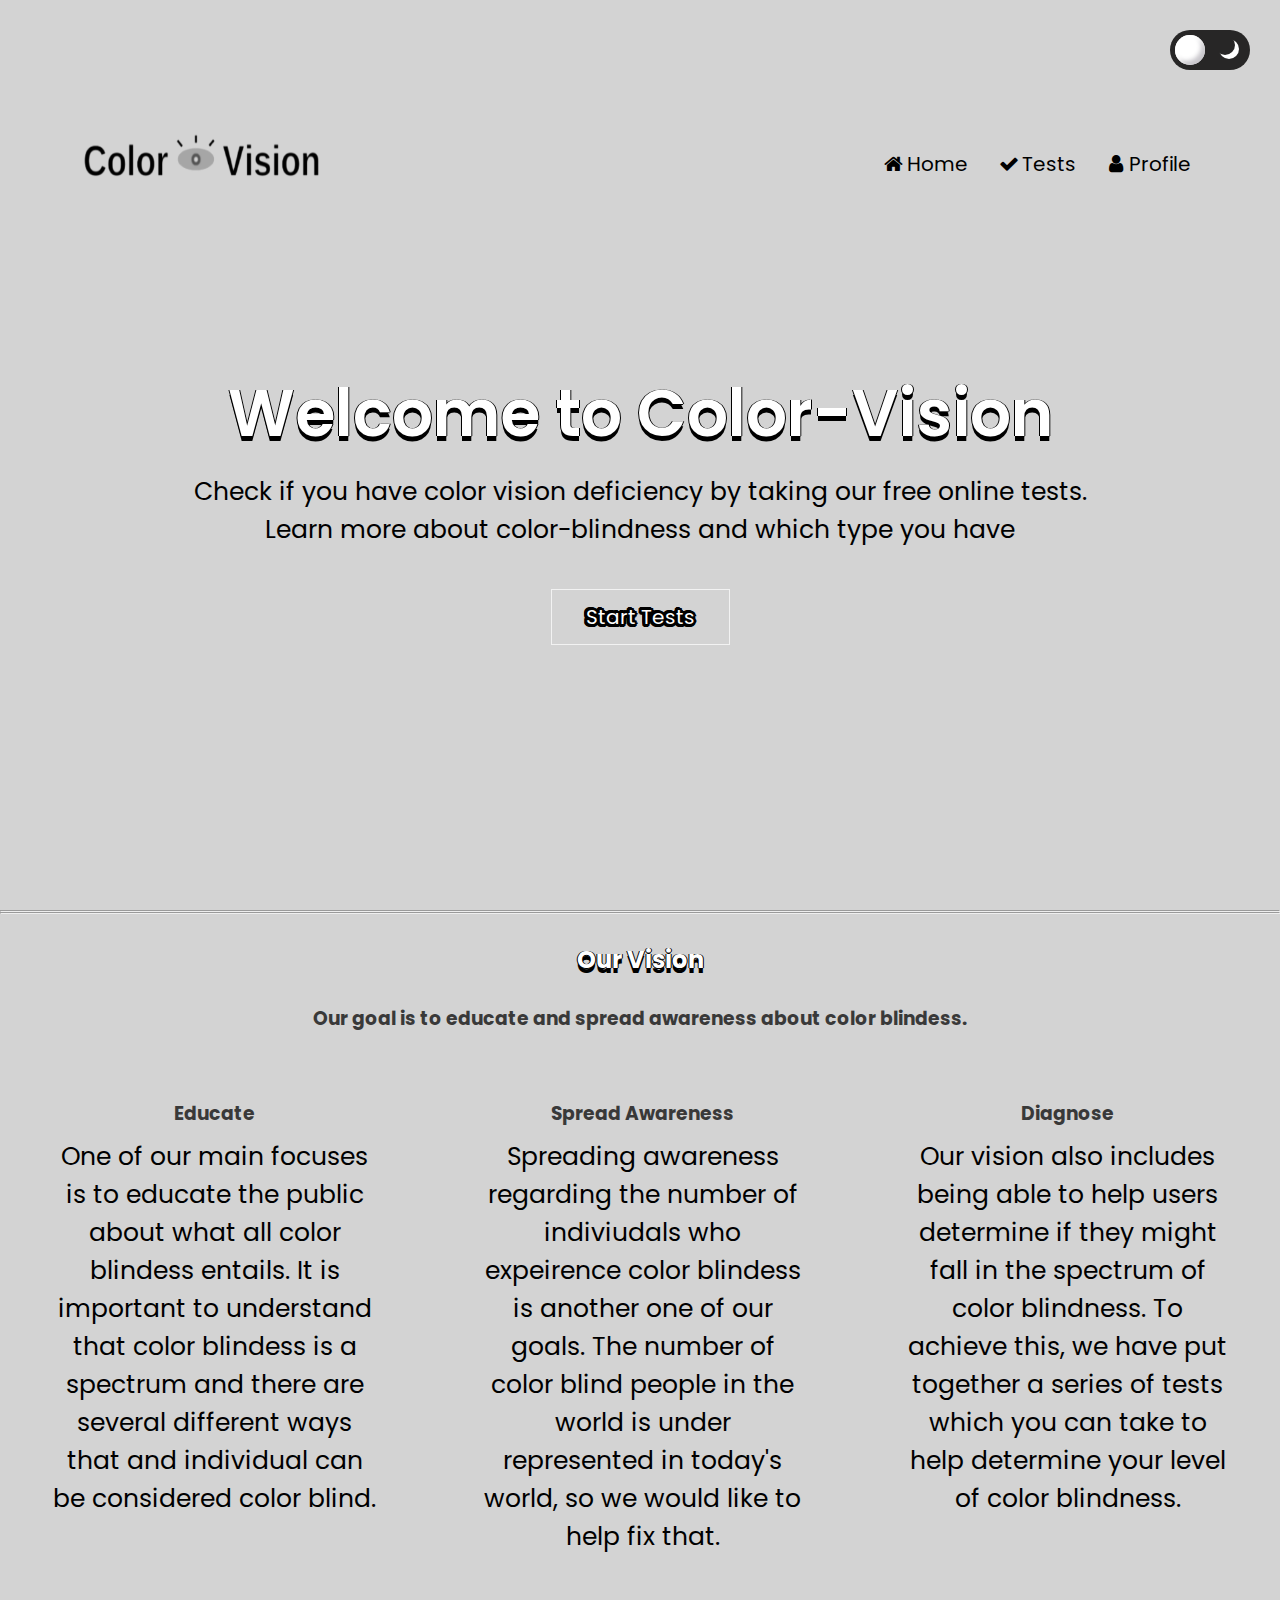
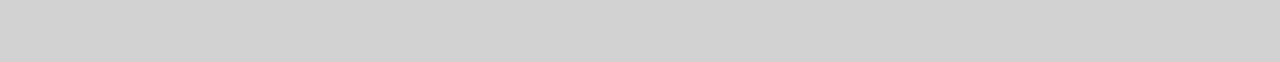
<file: index.html>
<!DOCTYPE html>
<html lang="en" xml:lang="en">

<head>
  <meta charset="UTF-8">
  <meta name="viewport" content="with=device-width, initial-scale=1.0">
  <title>Color Vision Website</title>
  <link rel="stylesheet" href="assets/css/index.css">
  <link rel="stylesheet" href="assets/css/nav.css">

  <link rel="stylesheet" href="https://cdnjs.cloudflare.com/ajax/libs/font-awesome/4.7.0/css/font-awesome.min.css">
  <link rel="preconnect" href="https://fonts.googleapis.com">
  <link rel="preconnect" href="https://fonts.gstatic.com" crossorigin>
  <link href="https://fonts.googleapis.com/css2?family=Poppins:wght@100;300;400;600;700&display=swap" rel="stylesheet">
  <meta name="color-scheme" content="light">
</head>

<body>
  <!-------- darkmode switch ---------->
  <header>
    <div class="switch">
      <div class="flicker"></div>
      <div class="moon"></div>
    </div>
  </header>

  <section class="header">
    <nav>
      <a href="index.html"><img src="/assets/images/Logo.png"
          alt="Click on Color Vision Logo to go to our Landing page"></a>
      <div class="navlinks">
        <ul>
          <li><a href="index.html"><em class="fa fa-fw fa-home"></em>Home</a></li>
          <li><a href="tests.html"><em class="fa fa-fw fa-check"></em>Tests</a>
            <ul class="tests-drop">
              <li><a href="ctest.html">Cambridge Color</a></li>
              <li><a href="anomaliscope.html">Anomolascope</a></li>
              <li><a href="farnsworth.html">Farnsworth</a></li>
              <li><a href="reactiontimetest.html">Reaction Time</a></li>
            </ul>
          </li>
          <li><a href=""><em class="fa fa-fw fa-user"></em>Profile</a>
            <ul class="profile-drop">
              <li><a href="login.html">Login</a></li>
              <li><a href="signup.html">Registration</a></li>
            </ul>
          </li>
        </ul>
      </div>
    </nav>

    <div class="main-menu-textbox">
      <h1>Welcome to Color-Vision</h1>
      <p>Check if you have color vision deficiency by taking our free online tests.<br>Learn more about color-blindness
        and which type you have</p>
      <a href="tests.html" class="testbutton">Start Tests</a>
    </div>
     
  </section>
  <hr>
  <!---- Our Vision ---->
  <hr>
  <section class="Vision">
    <h2>Our Vision</h2>
  </section>
    <section class = "Goal">
      <h3>Our goal is to educate and spread awareness about color blindess.</h3>
  </section>

  <section>
    <div class="container margin">
      <div class="item">
        <h3>Educate</h3>
        <p>One of our main focuses is to educate the public about what all color blindess entails. It is important to
          understand that color blindess is a spectrum and there are several different ways that and individual can be
          considered color blind. </p>
      </div>
      <div class="item">
        <h3>Spread Awareness</h3>
        <p>Spreading awareness regarding the number of indiviudals who expeirence color blindess is another one of our
          goals. The number of color blind people in the world is under represented in today's world, so we would like
          to help fix that. </p>
      </div>
      <div class="item">
        <h3>Diagnose</h3>
        <p>Our vision also includes being able to help users determine if they might fall in the spectrum of color
          blindness. To achieve this, we have put together a series of tests which you can take to help determine your
          level of color blindness.</p>
      </div>
    </div>
  </section>
  <!-------- dark mode script: ---------->
    <script src="assets/js/dm.js"></script>
</body>

</html>
</file>
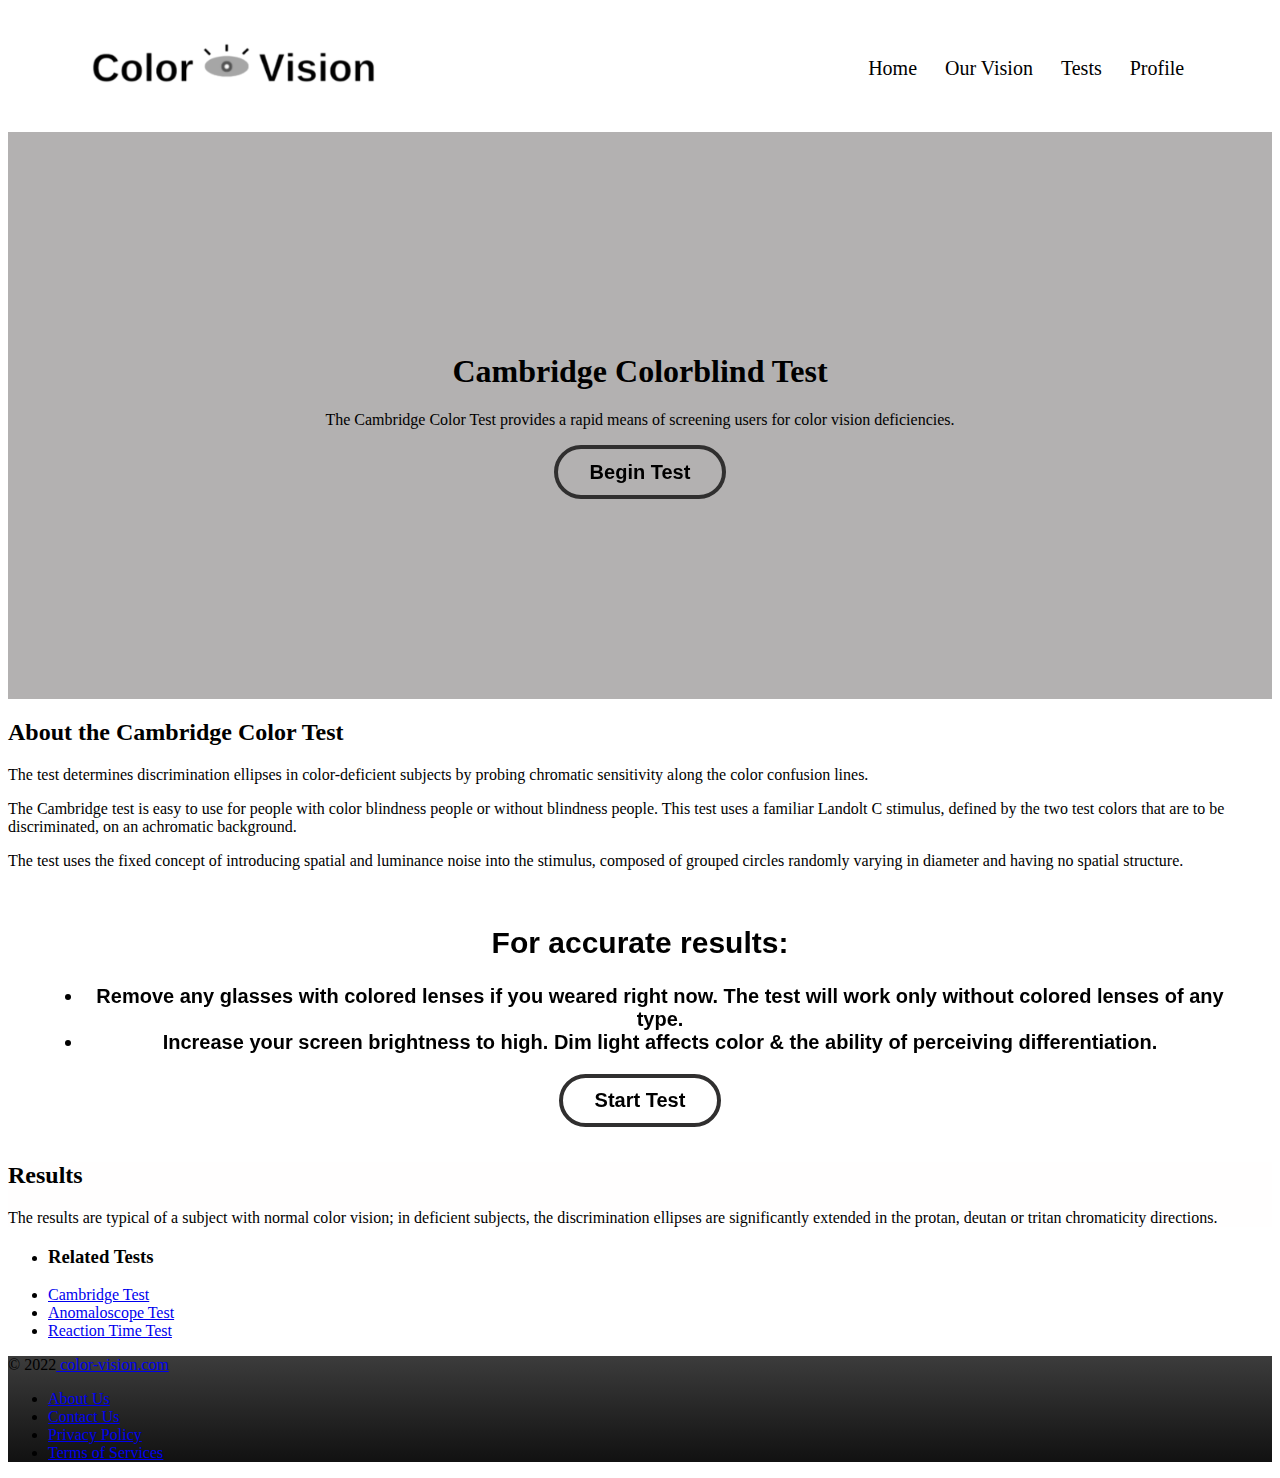
<file: cambridge.html>
<!DOCTYPE html>
<!--Created by Reyna-->
<html lang="en-US" dir="ltr">

<head>
    <title>Cambridge Colorblind Test</title>
    <meta charset="utf-8">
    <meta name="viewport" content="width-device-width, initial-scale=1.0">
    <meta name="description" content="A cambridge color-blind test">
    <meta name="keywords" content="Colorblind, Cambridge test, color-vision">
    <meta name="author" content="Janie Reyna">
    <link rel="stylesheet" href="assets/css/cambridge.css">
    <!--<link rel="stylesheet" href="https://cdnjs.cloudflare.com/ajax/libs/font-awesome/4.7.0/css/font-awesome.min.css">
        <link rel="preconnect" href="https://fonts.googleapis.com">
        <link rel="preconnect" href="https://fonts.gstatic.com" crossorigin>
        <link href="https://fonts.googleapis.com/css2?family=Poppins:wght@100;300;400;600;700&display=swap" rel="stylesheet">-->
</head>

<body>
    <section class="header">
        <header>
            <nav>
                <a href="index.html"> <img src="assets/images/Logo.png"></a>
                <div class="navlinks">
                    <ul>
                        <li><a href=""><i class="fa fa-fw fa-home"></i>Home</a></li>
                        <li><a href=""><i class="fa fa-fw fa-eye"></i>Our Vision</a></li>
                        <li><a href="tests.html"><i class="fa fa-fw fa-check"></i>Tests</a></li>
                        <li><a href=""><i class="fa fa-fw fa-user"></i>Profile</a>
                            <ul class="profile-drop">
                                <li><a href="login.html">Login</a></li>
                                <li><a href="signup.html">Registration</a></li>
                                <li><a href="">Settings</a></li>
                            </ul>
                        </li>
                    </ul>
                </div>
            </nav>
        </header>
    </section>

    <!--Start of the main content-->
    <section class="top">
        <h1>Cambridge Colorblind Test</h1>
        <p>
            The Cambridge Color Test provides a rapid means of screening users for color vision deficiencies.
        </p>
        <a href="#" id="start_test" <span class="test-contents bn36">Begin Test</span></a>
    </section>

    <div class="about-test">
        <h2 class="font-weight-bold text">About the Cambridge Color Test</h2>
        <p>The test determines discrimination ellipses in color-deficient subjects by probing chromatic sensitivity along the color confusion lines. </p>
        <p>The Cambridge test is easy to use for people with color blindness people or without blindness people. This test uses a familiar Landolt C 
            stimulus, defined by the two test colors that are to be discriminated, on an achromatic background. </p>
        <p>The test uses the fixed concept of introducing spatial and luminance noise into the stimulus, composed of
            grouped circles randomly varying in diameter and having no spatial structure. </p>
    </div>

    <section class="test-contents">
        <div class="row text-justify">
            <h2>For accurate results:</h2>
				<div>
					<ul>
                        <li>Remove any glasses with colored lenses if you weared right now. The test will work only without colored lenses of any type.</li>
                        <li>Increase your screen brightness to high. Dim light affects color &amp; the ability of perceiving differentiation. </li>
                    </ul>
				</div>
                <a href="#" id="start_test" <span class="test-contents bn36">Start Test</span></a>
        </div>
    </section>

    <div class="bottom">
        <h2>Results</h2>
        <p>The results are typical of a subject with normal color vision; in deficient subjects, the discrimination
            ellipses are significantly extended in the protan, deutan or tritan chromaticity directions.</p>
    </div>


    <ul class="list-group mt-4 mb-5">
        <li class="list-group-item bg-dark p-2">
            <h3 class="text-center text-white">Related Tests</h3>
        </li>
        <li class="list-group-item mt-2 list_grp_test"><a class="text-dark" 
            href="cambridge.html">Cambridge Test</a></li>
        <li class="list-group-item mt-2 list_grp_test"><a class="text-dark"
            href="anomaliscope.html">Anomaloscope Test</a></li>
        <li class="list-group-item mt-2 list_grp_test"><a class="text-dark" 
            href="tests.html"> Reaction Time Test</a></li><a class="text-dark">
        </a>
    </ul>

    <footer class="py-3 text-white" id="footer-main" style="background: linear-gradient(#3c3c3c, #111) !important">
        <div class="container">
            <div class="row align-items-center justify-content-xl-between">
                <div class="col-xl-5 mt-2 mb-2">
                    <div class="copyright text-center text-xl-left font-weight-bold">
                        © 2022<a href="/ar/" class="font-weight-bold ml-1 text-white"> color-vision.com</a>
                    </div>
                </div>
            </div>
            <div class="col-xl-5 mt-2 mb-2">
                <ul class="nav nav-footer justify-content-center justify-content-xl-end">
                    <li class="nav-item mt-2">
                        <a href="/about-us/" class="nav-link font-weight-bold text-white">About Us</a>
                    </li>
                    <li class="nav-item mt-2">
                        <a href="/contact-us/" class="nav-link font-weight-bold text-white">Contact Us</a>
                    </li>
                    <li class="nav-item mt-2">
                        <a href="/privacy-policy/" class="nav-link font-weight-bold text-white">Privacy Policy</a>
                    </li>
                    <li class="nav-item mt-2">
                        <a href="/terms-of-service/" class="nav-link font-weight-bold text-white">Terms of
                            Services</a>
                    </li>
                </ul>
            </div>
        </div>
    </footer>
</body>
</file>
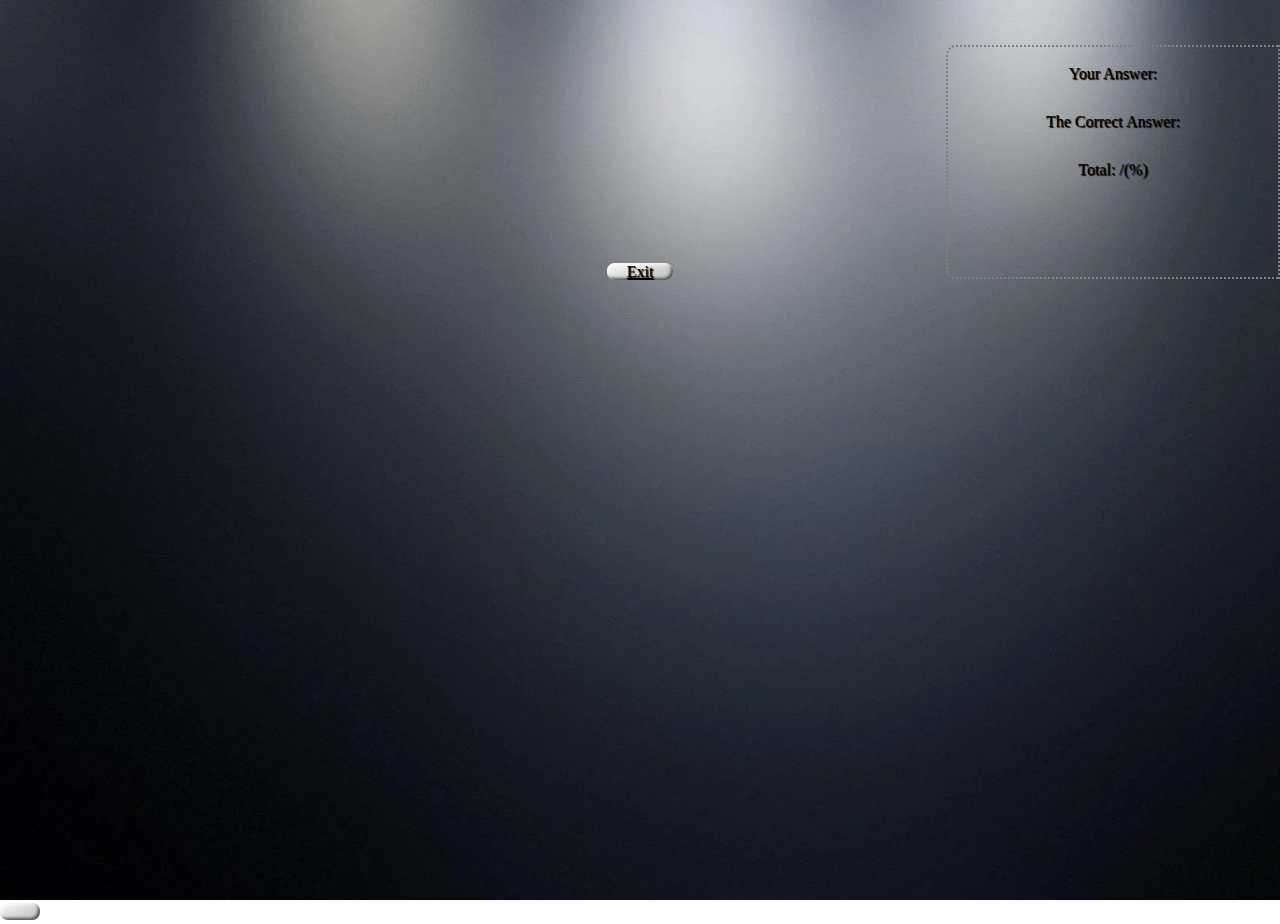
<file: ctest.html>
<!DOCTYPE HTML>

<html xmlns="http://www.w3.org/1999/xhtml">
	<head>
		<meta charset="UTF-8" />
		<title>Cambridge Test</title>
		<link rel="stylesheet" href="assets/css/teststyle.css" />
		<meta name="author" content="Janie Reyna">
		<script type="text/javascript" src="assets/js/scripts/kLib.js"></script>
	</head>
	
	<body>
		<div class="background" >
		<div id="main">
			<img src="assets/images/imgs/test.jpg" id="image" />
			<br />
			<br />
			<br />
			<input type="button" value="Next" id="button" />
			<input type="text" value="" id="input" />
			<input type="button" class="submit" value="Submit" id="show" />
			<a href="index.html" button class="favorite styled"
        type="button">Exit</button>
		</div>
		<div id="answer">
			Your Answer:
			<br />
			<span id="userAnswer"></span>
			<br />
			The Correct Answer:
			<br />
			<span id="rightAnswer"></span>
			<br />
			Total:
			<span id="noGood"></span>/<span id="noTotal"></span>(<span id="noPercent"></span>%)
		</div>
	</div>
	<script type="text/javascript" src="assets/js/scripts/index.js"></script>
</body>
</html>
</file>
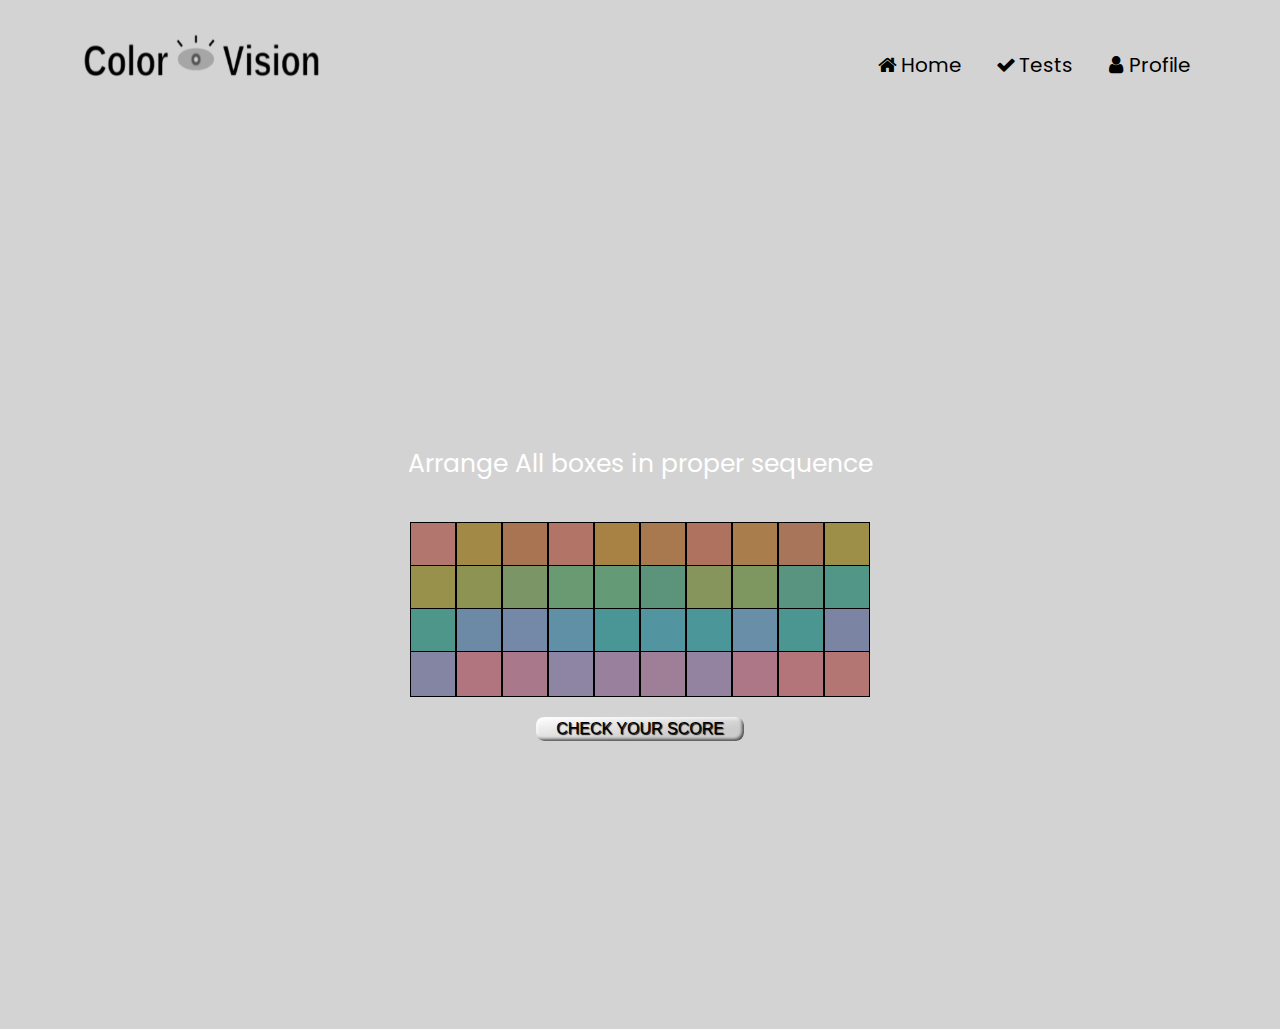
<file: farnsworth.html>
<!DOCTYPE html>
<html lang="en"><head>
    <meta charset="utf-8" />
    <meta http-equiv="content-type" content="text/html; charset=utf-8">
    <meta content="width=device-width, height=device-height,  initial-scale=1.0, user-scalable=1" name="viewport">
    <meta name="keywords" content="Colorblind, Farnsworth-Munsell 100-Hue Test, color-vision">
    <meta name="author" content="Janie Reyna">
    <title>Farnsworth Munsell 100 Hue Test</title>
    <meta name="description" content="Farnsworth-Munsell 100-hue test helps you to detect your color vision deficiency. You have to arrange all colored slides sequentially.">
    <link rel="stylesheet" href="assets/css/farnsworth.css" type="text/css">
    <link rel="stylesheet" href="assets/css/nav.css" type="text/css">
    
    <link rel="stylesheet" href="https://cdnjs.cloudflare.com/ajax/libs/font-awesome/4.7.0/css/font-awesome.min.css" />
    <link rel="preconnect" href="https://fonts.googleapis.com" />
    <link rel="preconnect" href="https://fonts.gstatic.com" crossorigin />
    

    <body>
        <nav>
            <a href="index.html"><img src="/assets/images/Logo.png"
                alt="Click on Color Vision Logo to go to our Landing page"></a>
            <div class="navlinks">
              <ul>
                <li><a href="index.html"><em class="fa fa-fw fa-home"></em>Home</a></li>
                <li><a href="tests.html"><em class="fa fa-fw fa-check"></em>Tests</a>
                  <ul class="tests-drop">
                    <li><a href="ctest.html">Cambridge Color</a></li>
                    <li><a href="anomaliscope.html">Anomolascope</a></li>
                    <li><a href="farnsworth.html">Farnsworth</a></li>
                    <li><a href="reactiontimetest.html">Reaction Time</a></li>
                  </ul>
                </li>
                <li><a href=""><em class="fa fa-fw fa-user"></em>Profile</a>
                  <ul class="profile-drop">
                    <li><a href="login.html">Login</a></li>
                    <li><a href="signup.html">Registration</a></li>
                  </ul>
                </li>
              </ul>
            </div>
          </nav>

        <div class="background" >
        <div class="col-md-12" id="test_view">
        <div class="card contentbox">
        </div>
        <div class="card-body">
        <p class="text-white text-center font-weight-bold instruction">Arrange All boxes in proper sequence</p>
        <div class="row hue-test in mt-4">
        <div class="col-md-12 hue-container">
        <div data-position="0" class="hue-box mr-0-fm-01"></div>
        <div id="row-1">
        
        <div data-position="7" class="hue-box mr-e-FM-15"></div><div data-position="1" class="hue-box mr-2-fm-03"></div><div data-position="8" class="hue-box mr-g-FM-17"></div><div data-position="2" class="hue-box mr-4-fm-05"></div><div data-position="4" class="hue-box mr-8-fm-09"></div><div data-position="6" class="hue-box mr-c-FM-13"></div><div data-position="5" class="hue-box mr-a-fm-11"></div><div data-position="3" class="hue-box mr-6-fm-07"></div></div>
        <div data-position="9" class="hue-box mr-i-FM-19"></div>
        </div>
        <div class="col-md-12 hue-container">
        <div data-position="10" class="hue-box mr-k-FM-21"></div>
        <div id="row-2">
        
        <div data-position="13" class="hue-box mr-q-FM-27"></div><div data-position="16" class="hue-box mr-x-FM-35"></div><div data-position="18" class="hue-box mr-B-FM-39"></div><div data-position="12" class="hue-box mr-o-FM-25"></div><div data-position="15" class="hue-box mr-v-FM-33"></div><div data-position="11" class="hue-box mr-m-FM-23"></div><div data-position="14" class="hue-box mr-s-FM-29"></div><div data-position="17" class="hue-box mr-z-FM-37"></div></div>
        <div data-position="19" class="hue-box mr-E-FM-41"></div>
        </div>
        <div class="col-md-12 hue-container">
        <div data-position="20" class="hue-box mr-G-FM-43"></div>
        <div id="row-3">

        <div data-position="23" class="hue-box mr-M-FM-49"></div><div data-position="21" class="hue-box mr-I-FM-45"></div><div data-position="27" class="hue-box mr-W-FM-59"></div><div data-position="25" class="hue-box mr-S-FM-55"></div><div data-position="28" class="hue-box mr-Y-FM-61"></div><div data-position="22" class="hue-box mr-K-FM-47"></div><div data-position="26" class="hue-box mr-U-FM-57"></div><div data-position="24" class="hue-box mr-O-FM-51"></div></div>
        <div data-position="29" class="hue-box mr-FM-63"></div>
        </div>
        <div class="col-md-12 hue-container">
        <div data-position="30" class="hue-box mr-FM-65"></div>
        <div id="row-4">

        <div data-position="38" class="hue-box mr-FM-83"></div><div data-position="37" class="hue-box mr-FM-81"></div><div data-position="32" class="hue-box mr-FM-69"></div><div data-position="33" class="hue-box mr-FM-71"></div><div data-position="35" class="hue-box mr-FM-77"></div><div data-position="31" class="hue-box mr-FM-67"></div><div data-position="34" class="hue-box mr-FM-73"></div><div data-position="36" class="hue-box mr-FM-79"></div></div>
        <div data-position="39" class="hue-box mr-FM-85"></div>
        </div>
        <div class="col-md-12 text-center mt-5">
        <button class="favorite styled" id="finish">
        <i class="button"></i> CHECK YOUR SCORE</button>
        <button class="btn btn-danger btn-lg" id="calculate" style="display: none;">Score My Test</button>
        </div>
        </div>
        <div class="container hue-test-results collapse text-white"style="text-align: center;">
        <h2 class="text-white text-center" style="text-align: center;">Results</h2>
        <div class="row">
        <div class="col-xs-12 col-sm-4">
        <div class="results-container">
        <canvas id="canvas" height="450" width="450"></canvas>
        </div>
        </div>
        <div class="col-xs-12 col-sm-8" >
        <h3 class="text-white">
        Your Test Score:
        <span class="hue-score text-white" > </span>
        </h3>

        <p ><strong>About your score: </strong>A lower score is better, with ZERO being a perfect score. The circle graph displays the regions of the color spectrum where your hue discrimination is low.
        </p>
        <a href="farnsworth.html"btn btn-primary>TRY AGAIN</a>
        </div>
        </div>
        </div>
        </div>
        </div>
        </div>
      </div>
    </body>

    </div> <script src="/assets/js/output.5f7dd81b7063.js" type="text/javascript"></script>
    <script src="/assets/js/bootstrap.min.js" type="text/javascript"></script>
    <script src="/assets/js/dragula.min.js" type="text/javascript"></script>
    <script src="/assets/js/Chart.min.js" type="text/javascript"></script>
    <script src="/assets/js/hue-test.js" type="text/javascript"></script>
    
</html>
</file>
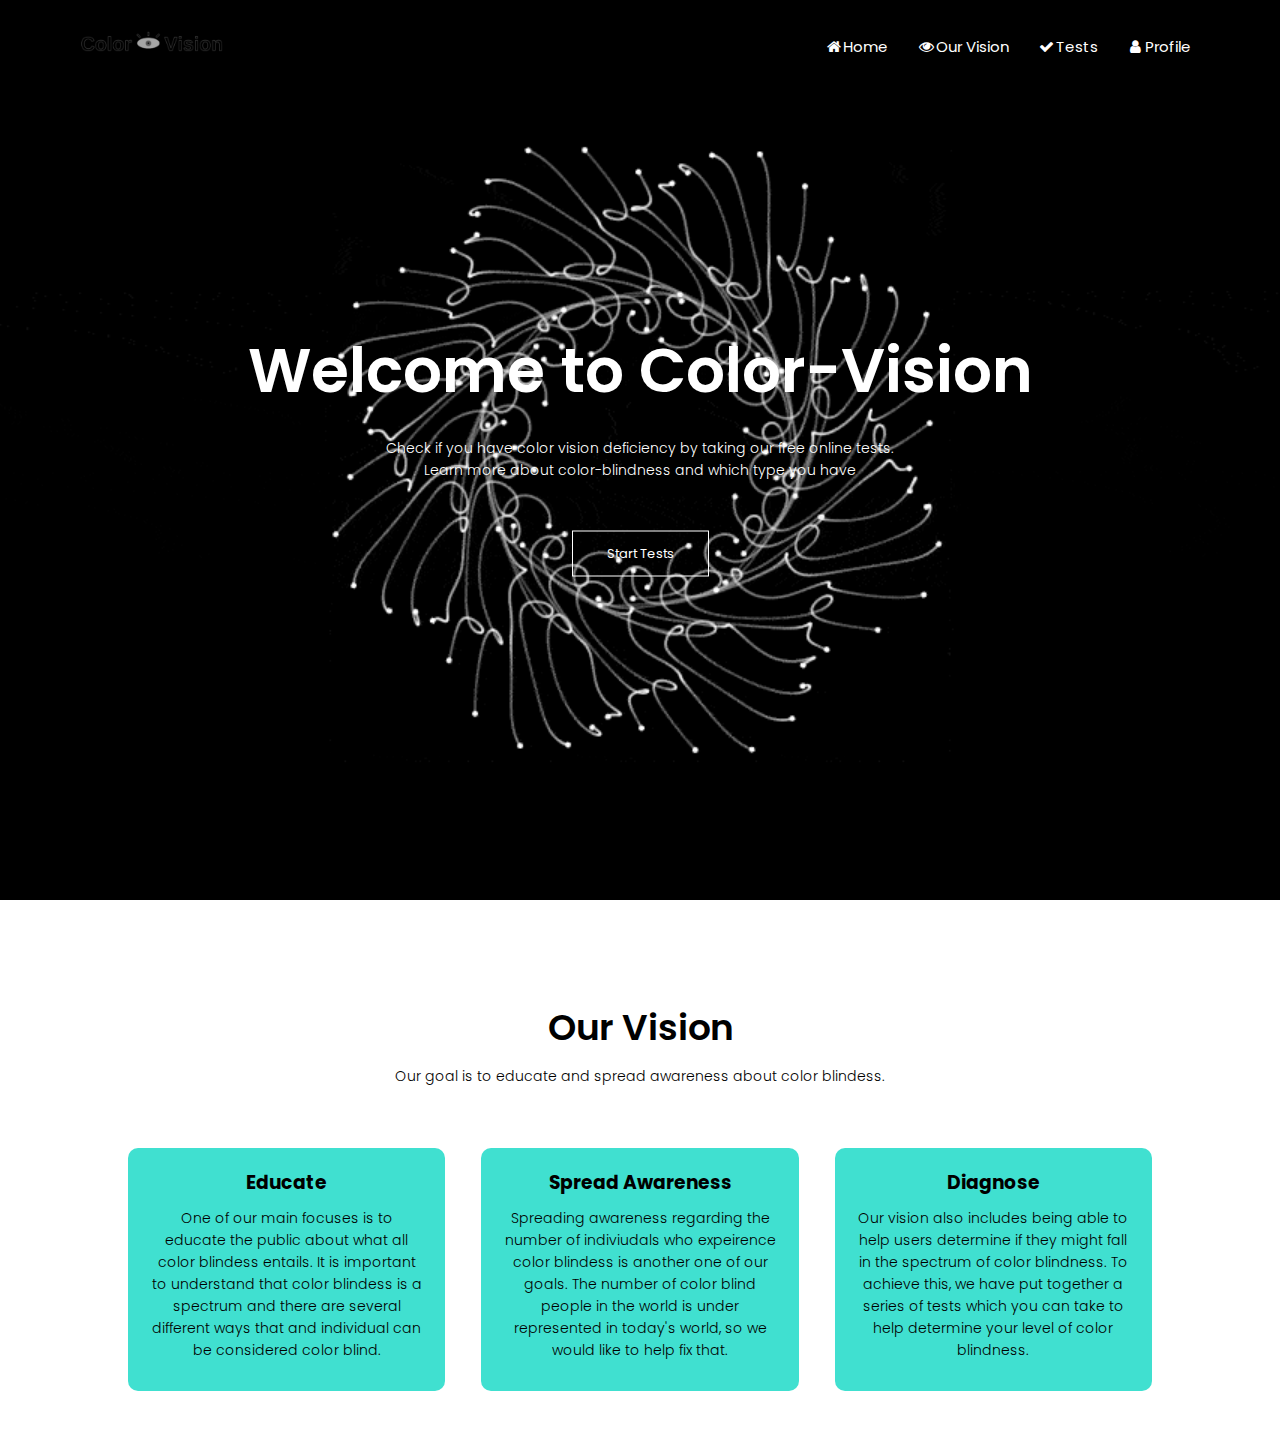
<file: home.html>
<!DOCTYPE html>
<html>

<head>
  <meta name="viewport" content="with=device-width, initial-scale=1.0">
  <title>Color Vision Website</title>
  <link rel="stylesheet" href="style.css">
  <link rel="stylesheet" href="https://cdnjs.cloudflare.com/ajax/libs/font-awesome/4.7.0/css/font-awesome.min.css">
  <link rel="preconnect" href="https://fonts.googleapis.com">
  <link rel="preconnect" href="https://fonts.gstatic.com" crossorigin>
  <link href="https://fonts.googleapis.com/css2?family=Poppins:wght@100;300;400;600;700&display=swap" rel="stylesheet">
  <meta name="color-scheme" content="light">
</head>

<body>
  <section class="header">
    <nav>
      <a href="index.html"> <img src="assets/New Logo.png"></a>
      <div class="navlinks">
        <ul>
          <li><a href=""><i class="fa fa-fw fa-home"></i>Home</a></li>
          <li><a href=""><i class="fa fa-fw fa-eye"></i>Our Vision</a></li>
          <li><a href="tests.html"><i class="fa fa-fw fa-check"></i>Tests</a></li>
          <li><a href=""><i class="fa fa-fw fa-user"></i>Profile</a>
            <ul class="profile-drop">
              <li><a href="login.html">Login</a></li>
              <li><a href="signup.html">Registration</a></li>
              <li><a href="">Settings</a></li>
            </ul>
          </li>
        </ul>
      </div>
    </nav>
    
    <div class="textbox">
      <h1>Welcome to Color-Vision</h1>
      <p>Check if you have color vision deficiency by taking our free online tests.<br>Learn more about color-blindness and which type you have</p>
      <a href="tests.html" class="testbutton">Start Tests</a>
    </div>
  </section>

  <!---- Contact Us ---->
  <section class="ContactUs">
    <h1>Our Vision</h1>
    <p>Our goal is to educate and spread awareness about color blindess.</p>

    <div class="row">
      <div class="ContactCol">
        <h3>Educate</h3>
        <p>One of our main focuses is to educate the public about what all color blindess entails. It is important to
          understand that color blindess is a spectrum and there are several different ways that and individual can be
          considered color blind. </p>
      </div>
      <div class="ContactCol">
        <h3>Spread Awareness</h3>
        <p>Spreading awareness regarding the number of indiviudals who expeirence color blindess is another one of our
          goals. The number of color blind people in the world is under represented in today's world, so we would like
          to help fix that. </p>
      </div>
      <div class="ContactCol">
        <h3>Diagnose</h3>
        <p>Our vision also includes being able to help users determine if they might fall in the spectrum of color
          blindness. To achieve this, we have put together a series of tests which you can take to help determine your
          level of color blindness.</p>
      </div>
    </div>
  </section>

</body>

</html>
</file>
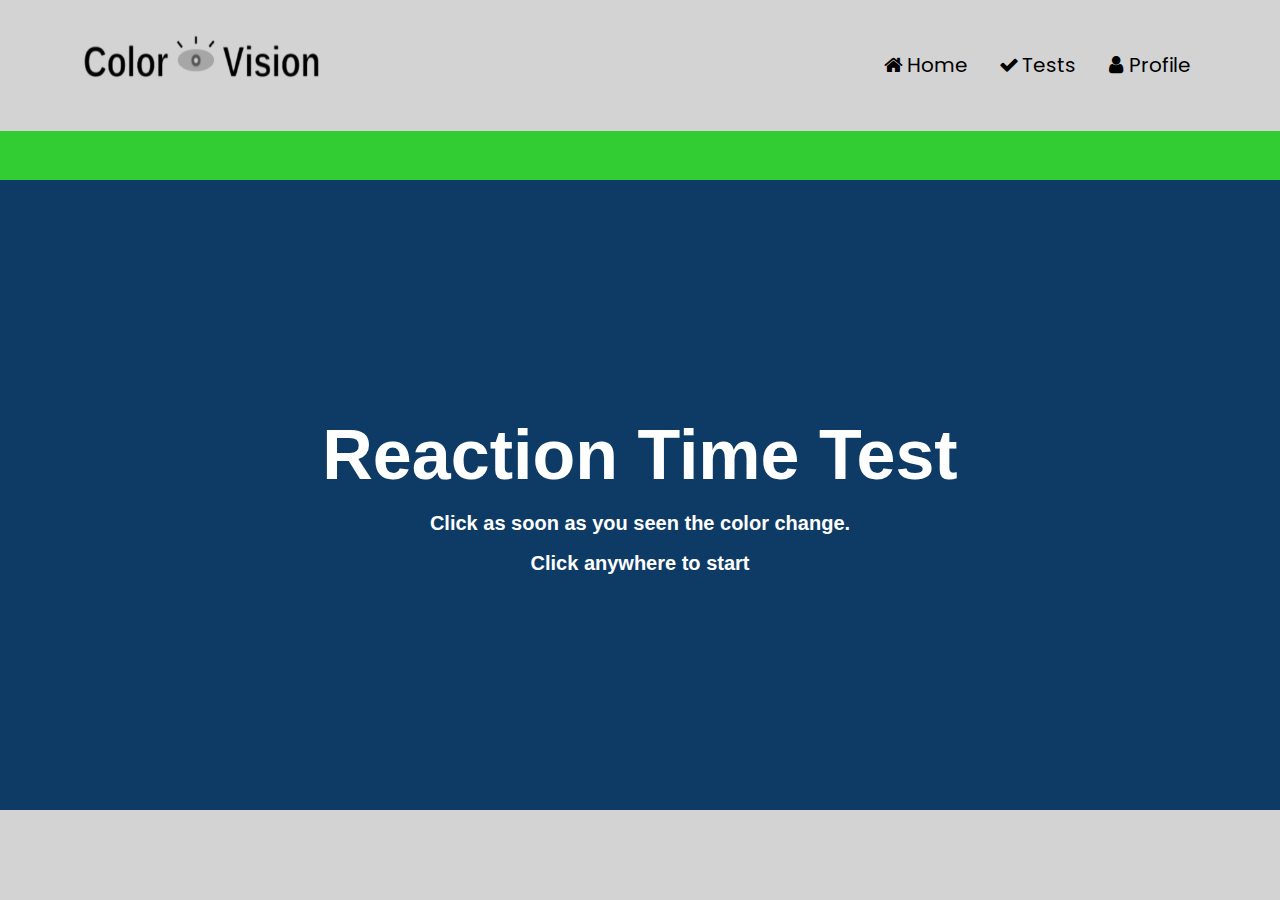
<file: reactiontimetest.html>
<!DOCTYPE html>
<html>
  <head>
    <meta charset="UTF-8" />
    <meta name="viewport" content="with=device-width, initial-scale=1.0" />
    <title>Reaction Time Test</title>
    <link rel="stylesheet" href="assets/css/reaction.css"/>
    <link rel="stylesheet" href="assets/css/nav.css"/>

    <link rel="stylesheet" href="https://cdnjs.cloudflare.com/ajax/libs/font-awesome/4.7.0/css/font-awesome.min.css"/>
    <link rel="preconnect" href="https://fonts.googleapis.com" />
    <link rel="preconnect" href="https://fonts.gstatic.com" crossorigin />
    <link href="https://fonts.googleapis.com/css2?family=Poppins:wght@100;300;400;600;700&display=swap" rel="stylesheet"/>
    <meta name="color-scheme" content="light" />
    <nav>
      <a href="index.html"> <img src="/assets/images/Logo.png"></a>
      <div class="navlinks">
        <ul>
          <li><a href="index.html"><i class="fa fa-fw fa-home"></i>Home</a></li>
          <li><a href="tests.html"><i class="fa fa-fw fa-check"></i>Tests</a>
            <ul class="tests-drop">
              <li><a href="ctest.html">Cambridge Color</a></li>
              <li><a href="anomaliscope.html">Anomolascope</a></li>
              <li><a href="farnsworth.html">Farnsworth</a></li>
              <li><a href="reactiontimetest.html">Reaction Time</a></li>
            </ul>
          </li>
          <li><a href=""><i class="fa fa-fw fa-user"></i>Profile</a>
            <ul class="profile-drop">
              <li><a href="login.html">Login</a></li>
              <li><a href="signup.html">Registration</a></li>
            </ul>
          </li>
        </ul>
      </div>
    </nav>
    <section class="reaction-test-container">
      <div class="end-screen">
        <div class="container">
          <h1>Reaction Time Test</h1>
          <div class="reaction-text"></div>
          <button class="play-again-btn">Play Again</button>
        </div>
      </div>

      <div class="main-menu active">
        <div class="container">
          <h1>Reaction Time Test</h1>
          <p>Click as soon as you seen the color change.</p>
          <p>Click anywhere to start</p>
        </div>
      </div>

      <div class="clickable-area">
        <div class="message">Click Now!</div>
      </div>
    </section>

    <script src="/assets/js/script.js"></script>
  </head>
</html>
</file>
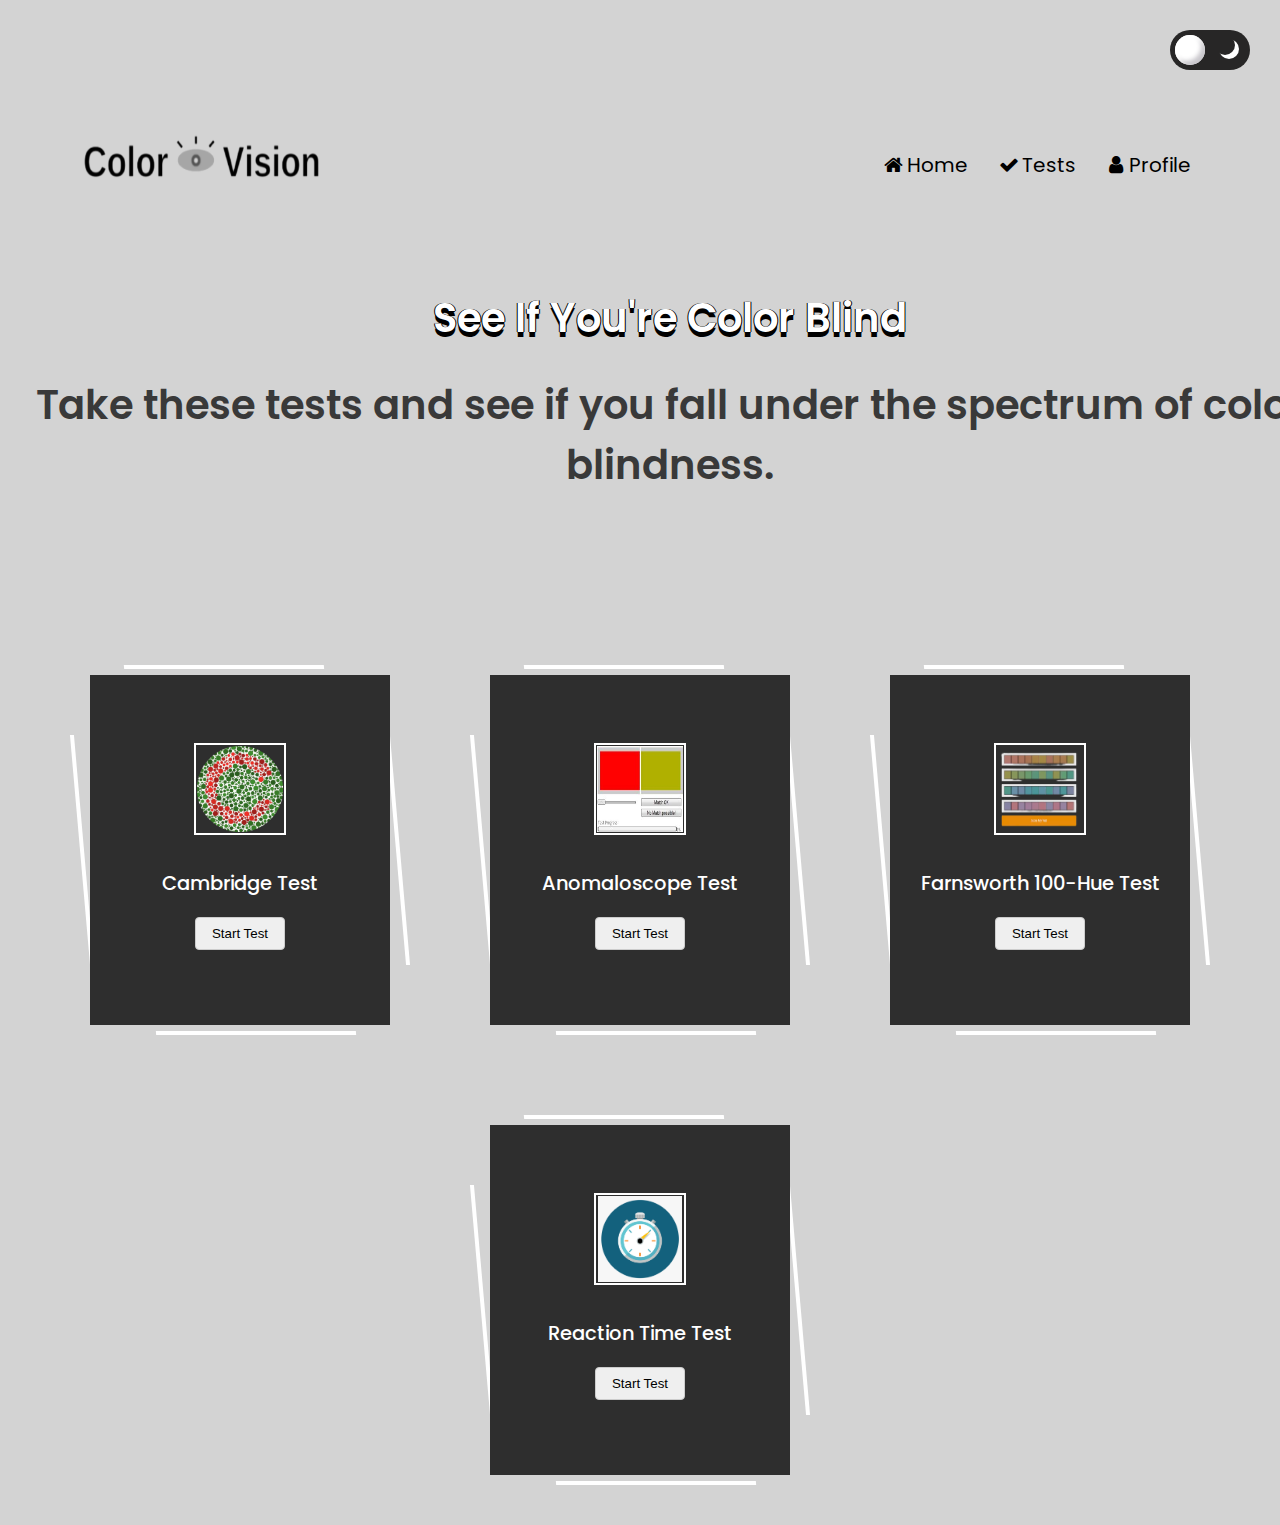
<file: tests.html>
<!DOCTYPE html>
<html lang="en" xml:lang="en">

<head>
  <meta charset="utf-8" />
  <meta name="viewport" content="with=device-width, initial-scale=1.0" />
  <title>Color Vision Website</title>
  <link rel="stylesheet" href="https://cdnjs.cloudflare.com/ajax/libs/font-awesome/4.7.0/css/font-awesome.min.css" />
  <link rel="preconnect" href="https://fonts.googleapis.com" />
  <link rel="preconnect" href="https://fonts.gstatic.com" crossorigin />
  <link href="https://fonts.googleapis.com/css2?family=Poppins:wght@100;300;400;600;700&display=swap"
    rel="stylesheet" />
  <meta name="color-scheme" content="light" />
  <link rel="stylesheet" href="assets/css/style.css" />
  <link rel="stylesheet" href="assets/css/nav.css" />
  <link rel="stylesheet" href="assets/css/test-descriptions.css" />
  <meta name="viewport" content="width=device-width, initial-scale=1">

</head>

<body>
  <!-------- darkmode switch ---------->
  <header>
    <div class="switch">
      <div class="flicker"></div>
      <div class="moon"></div>
    </div>
  </header>

  <!-------- nav  ---------->
  <section class="nav-header">
    <nav>
      <a href="index.html"><img src="/assets/images/Logo.png"
          alt="Click on Color Vision Logo to go to our Landing page"></a>
      <div class="navlinks">
        <ul>
          <li><a href="index.html"><em class="fa fa-fw fa-home"></em>Home</a></li>
          <li><a href="tests.html"><em class="fa fa-fw fa-check"></em>Tests</a>
            <ul class="tests-drop">
              <li><a href="ctest.html">Cambridge Color</a></li>
              <li><a href="anomaliscope.html">Anomolascope</a></li>
              <li><a href="farnsworth.html">Farnsworth</a></li>
              <li><a href="reactiontimetest.html">Reaction Time</a></li>
            </ul>
          </li>
          <li><a href=""><em class="fa fa-fw fa-user"></em>Profile</a>
            <ul class="profile-drop">
              <li><a href="login.html">Login</a></li>
              <li><a href="signup.html">Registration</a></li>
            </ul>
          </li>
        </ul>
      </div>
    </nav>

  </section>

  <section class="main-text">
    <h1>See If You're Color Blind</h1>
    <h2>
      Take these tests and see if you fall under the spectrum of color
      blindness.
    </h2>
  </section>
  <!-------- test content ---------->
  <section>
    <div class="container">
      <div class="box" style="--clr:rgb(255, 255, 255);">
        <div class="content">
          <div class="icon"><img src="assets/images/cicon.png" alt="Click here to take Cambridge test"
              style="width:86px;height:86px;">
          </div>
          <div class="text">
            <h3>Cambridge Test</h3>
            <button class="btn" data-target="#modal1">Start Test</button>
          </div>
        </div>
      </div>
      <div class="box" style="--clr:rgb(255, 255, 255);">
        <div class="content">
          <div class="icon"><img src="assets/images/aicon.png" alt="Click here to take Anomaliscope test"
              style="width:86px;height:86px;">
          </div>
          <div class="text">
            <h3>Anomaloscope Test</h3>
            <button class="btn" data-target="#modal2">Start Test</button>
          </div>
        </div>
      </div>
      <div class="box" style="--clr:rgb(255, 255, 255);">
        <div class="content">
          <div class="icon"><img src="assets/images/hicon.jpg" alt="Click here to take Hue test"
              style="width:86px;height:86px;">
          </div>
          <div class="text">
            <h3>Farnsworth 100-Hue Test</h3>
            <button class="btn" data-target="#modal3">Start Test</button>
          </div>
        </div>
      </div>
      <div class="box" style="--clr:rgb(255, 255, 255);">
        <div class="content">
          <div class="icon"><img src="assets/images/ricon.jpg" alt="Click here to take Reaction time test"
              style="width:86px;height:86px;">
          </div>
          <div class="text">
            <h3>Reaction Time Test</h3>
            <button class="btn" data-target="#modal4">Start Test</button>
          </div>
        </div>
      </div>
    </div>

    <div class="modal" id="modal1">
      <div class="header">
        <div class="title">Cambrdige Color Test</div>
        <button class="btn close-modal">&times;</button>
      </div>
      <div class="body">
        The test consists of colored plates and contains a circle of dots appearing randomized in color and size. Within the pattern are dots, which form a number, difficult to see with a red-green color blindness.
      </div>
      <a href="ctest.html"><button class="start">Contiue To The Test</button></a>
    </div>

    <div class="modal" id="modal2">
      <div class="header">
        <div class="title">Anomolacope Test</div>
        <button class="btn close-modal">&times;</button>
      </div>
      <div class="body">
        The test is to match fundamental colors red and green. a very simple red-green color blindness test. Just try to match the two colors you see in the boxes. You can get a match using the slider below the box. If you get a match, press <em>Match!</em> and if you can't match them use the <em>No Match Possible
      </div>
      <a href="anomaliscope.html"><button class="start">Contiue To The Test</button></a>
    </div>

    <div class="modal" id="modal3">
      <div class="header">
        <div class="title">Farnsworth Test</div>
        <button class="btn close-modal">&times;</button>
      </div>
      <div class="body">
        Arrange the colors in the correct order, starting from the reference color. This is the online version of the D-15 test, which Farnsworth introduced in 1947. On mobile, the test is not optimal. Use on PC or tablet.
      </div>
      <a href="farnsworth.html"><button class="start">Contiue To The Test</button></a>
    </div>

    <div class="modal" id="modal4">
      <div class="header">
        <div class="title">Reaction Time Test</div>
        <button class="btn close-modal">&times;</button>
      </div>
      <div class="body">
        The Reaction Test was developed as a fun way to identify color changes on the screen. The test shows one color at a time(red, green, yellow) and prompts user to click on the screen when they see the color change.    
      </div>
      <a href="reactiontimetest.html"><button class="start">Contiue To The Test</button></a>
    </div>
  


    <script src="assets/js/test-descriptions.js"></script>
    <!-------- dark mode script: ---------->
      <script src="assets/js/dm.js"></script>
    </body>
  </html>
  </section>
</file>
<file: assets/css/index.css>
@import url('https://fonts.googleapis.com/css2?family=Poppins:wght@100;200;300;400;500;600&display=swap');
 
  
  body{
    background-color: rgb(211, 211, 211);
    font-family: 'Poppins', sans-serif;
  }
  *{
      margin: 0;
      padding: 0;

    font-family: 'Poppins', sans-serif;
  }
  
  .header
  {
    min-height: 90vh;
    width: 100%;
    background-position: center;
    position: relative;
  }
   
  /*nav{
    display: flex;
    padding: 2% 6%;
    justify-content: space-between;
    align-items: center;
  }
  
  nav img{
    width: 300px;
  }
  
  .navlinks {
    flex: 1;
    text-align: right;
  }
  
  .navlinks ul li {
    list-style: none;
    display: inline-block;
    padding: 8px 12px;
    position: relative;
  }
  
  .navlinks ul li a{
    color: rgb(248, 248, 248);
    text-shadow: 1px 1px 1px #000, 1px 2px 1px #000, 1px 1px 1px #000, 1px 1px 1px #000;
    text-decoration: none;
    font-size: 25px;
  }
  
  .navlinks ul li::after{
    content: '';
    width: 0%;
    height: 2px;
    background: turquoise;
    display: block;
    margin: auto;
    transition: 1.0s;
  }
  
  .navlinks ul li:hover::after{
    width: 100%;
    cursor: pointer;
  }
  
  .navlinks ul li ul {
    display: none;
    opacity: 1;
    padding: 8px 12px;
    position: relative;
    transition: 0.5s;
    margin: 0%;
    visibility: visible;
    text-align: center;
  }
  
  .navlinks ul li:hover > ul,
  ul li ul:hover {
    visibility: visibile;
    opacity: 1;
    display: block;
    position: absolute;
    margin: 0;
    text-align: center;
  }
  
  .navlinks ul li ul li {
    clear: both;
    width: 100%;
    text-align: center;
    display: block;
  
  }
  */
  .main-menu-textbox{
    position: absolute;
    width: 90%;
    color: #fff;
    text-shadow: 1px 0 0 #000, 0 5px 0 #000, 0 1px 0 #000, -1px 0 0 #000;
    top: 50%;
    left: 50%;
    transform: translate(-50%, -50%);
    text-align: center;
  }
  
  .main-menu-textbox h1{
    font-size: 65px;
  }
  
  .main-menu-textbox p{
    margin: 10px 0 40px;
    font-size: 25px;
    color: rgb(0, 0, 0);
    text-shadow: none;  }
  
  .testbutton{
    display: inline-block;
    text-decoration: none;
    color: rgb(255, 255, 255);
    border: 1px solid rgb(242, 242, 242);
    text-shadow: rgb(0, 0, 0) 3px 0px 0px, rgb(0, 0, 0) 2.83487px 0.981584px 0px, rgb(0, 0, 0) 2.35766px 1.85511px 0px, rgb(0, 0, 0) 1.62091px 2.52441px 0px, rgb(0, 0, 0) 0.705713px 2.91581px 0px, rgb(0, 0, 0) -0.287171px 2.98622px 0px, rgb(0, 0, 0) -1.24844px 2.72789px 0px, rgb(0, 0, 0) -2.07227px 2.16926px 0px, rgb(0, 0, 0) -2.66798px 1.37182px 0px, rgb(0, 0, 0) -2.96998px 0.42336px 0px, rgb(0, 0, 0) -2.94502px -0.571704px 0px, rgb(0, 0, 0) -2.59586px -1.50383px 0px, rgb(0, 0, 0) -1.96093px -2.27041px 0px, rgb(0, 0, 0) -1.11013px -2.78704px 0px, rgb(0, 0, 0) -0.137119px -2.99686px 0px, rgb(0, 0, 0) 0.850987px -2.87677px 0px, rgb(0, 0, 0) 1.74541px -2.43999px 0px, rgb(0, 0, 0) 2.44769px -1.73459px 0px, rgb(0, 0, 0) 2.88051px -0.838246px 0px;    padding: 12px 34px;
    font-size: 20px;
    background: transparent; 
    position: relative;
    cursor: pointer;
    transition: 1s;
  }
  
  .testbutton:hover{
    border: 1px solid white;
    background: rgb(255, 255, 255);
  }
  
  
  h1{
    font-size: 36px;
    font-weight: 600;
    text-align: center;
  }
  
  /*----------Our-Vision ----------*/
  .Vision
  {
    min-height: 10vh;
    width: 100%;
    background-position: center;
    background-size: cover;
    position: relative;
  }

  .Goal
  {
    width: 100%;
    background-position: center;
    background-size: cover;
    position: relative;
  }
 
  .container {
    display: flex;
    margin-top: 1rem;
    margin-bottom: 1rem;
    box-sizing: border-box;
  }
  
  .item {
    flex: auto 1 1;
    padding: 50px;
    border-radius: 15px;
    background-size: 50px 10px, 60px 10px;
    background-position: 20px 40px, 20px 60px;
    background-repeat: no-repeat;
  }
    
  @media screen and (max-width: 600px) {
    .container {
      width: 100%;
    }
  }

  h2{
    position: absolute;
    width: 90%;
    color: #fff;
    text-shadow: 1px 0 0 #000, 0 5px 0 #000, 0 1px 0 #000, -1px 0 0 #000;
    top: 50%;
    left: 50%;
    transform: translate(-50%, -50%);
    text-align: center;
  }
  
  h3 {
    text-align: center;
  }
  
  p {
    text-align: center;
    margin: 10px 0 40px;
    font-size: 25px;
    color: rgb(0, 0, 0);
    text-shadow: none; 
  }
  
  .row{
    margin-top: 8%;
    display: flex;
    justify-content: space-between;
  }
  
  .h3{
    text-align: center;
    font-weight: 600;
    margin: 10px 0;
  }
  
  /*----------Tests Page ----------*/
  .nav-header{
    height: 50vh;
    width: 100%;
    background-image: url(/assets/images/Gradient.png);
    background-position: center;
    background-size: cover;
    text-align: center;
    color: white;
  }
  
  .nav-header h1{
    margin-top: 100px;
  }
  
  
  .tests{
    width: 100%;
    margin: auto;
    text-align: center;
    padding-top: 50px;
  }
  
  .test-col{
    flex-basis: 32%;
    border-radius: 10px;
    margin-bottom: 30px;
    position: relative;
    overflow: hidden;
    color: white;
  }
  
  .test-col img{
    width: 100%;
    display: block;
  }
  
  .layer{
    background: transparent;
    height: 100%;
    width: 100%;
    position: absolute;
    top: 0;
    left: 0;
    transition: 0.5s;
  }
  
  .layer:hover{
    background: rgba(226,0,0,0.7);
  }
  
  .layer h3 {
    width: 100%;
    font-weight: 500;
    color: #fff;
    font-size: 26px;
    bottom: 0;
    left: 50%;
    transform: translateX(-50%);
    position: absolute;
    opacity: 0;
    transition: 0.5s;
  }
  
  .layer:hover h3 {
    bottom: 49%;
    opacity: 1;
  }
  
  /*----------Dark Mode ----------*/
  
  .dark p{
    color:rgb(255, 255, 255);
  }

  
  header {
    display: flex;
    justify-content: flex-end;
    padding: 30px;
  }
  
  .switch {
    width: 80px;
    height: 40px;
    border-radius: 20px;
    background-color: rgb(39, 38, 38);
    position: relative;
  }
  
  .flicker {
    width: 30px;
    height: 30px;
    border-radius: 15px;
    background-color: rgb(255, 255, 255);
    position: absolute;
    top: 5px;
    left: 5px;
    transition: 0.3s;
    box-shadow: 
      inset 4px 4px 4px rgb(255,255,255),
      inset -4px -4px 4px rgb(195 193 198 / 90%);
  }
  
  .dark {
    background-color: rgb(57, 57, 57);
    transition: 0.3s;
  }
  
  .moon {
    width: 20px;
    height: 20px;
    border-radius: 10px;
    box-shadow: 4px 4px 0 0 rgb(255, 255, 255);
    position: absolute;
    top: 5px;
    left: 45px;
  }
  
  .dark .flicker {
    transform: translateX(40px);
  }
  
  .dark > * {
   color:rgb(255, 255, 255);
  }
  
  .main {
    height: 80vh;
    display: flex;
    flex-direction: row;
    justify-content: space-between;
    align-items: center;
    padding: 30px;
  }
  
  .main-text {
    padding: 30px;
    margin-bottom: 100px;
    align-items: center;
  }
  
  .main-text p
  {
   align-items: center;
  }
  
  .square {
    width: 98%;
    margin: 1%;
    height: 350px;
    background-color: rgb(255, 255, 255);
    text-align: center;
  }
  
  .dark .square {
    background-color: rgb(71, 71, 71);
  }
  
  .cube {
    position: absolute;
    width: 80px;
    height: 80px;
    transform: rotate(-25deg) skew(25deg);
  }
  
  .cube:before {
    position: absolute;
    content: "";
    width: 21px;
    height: 100%;
    transform: skewY(-45deg);
    left: -20px;
    bottom: -10px;
  }
  
  .cube:after {
    position: absolute;
    content: "";
    width: 100%;
    height: 21px;
    transform: skewX(-45deg);
    left: -10px;
    bottom: -20px;
  }
  
  #javascript {
    left: 450px;
    bottom: 200px;
    background-image: url("images/javascript-square.png");
    background-size: cover;
    background-color: rgb(119, 227, 186);
    box-shadow: -40px 40px 20px rgb(50 50 50/ 15%);
  }
  
  #javascript:before {
    background-color: rgb(154, 221, 202);
  }
  
  #javascript:after {
    background-color: rgb(188, 221, 212);
  }
  
  
  #react {
    left: 350px;
    bottom: 40px;
    background-image: url("images/react-square.png");
    background-size: cover;
    background-color: rgb(119, 193, 227);
    box-shadow: -80px 80px 20px rgb(50 50 50/ 15%);
  }
  
  #react:before {
    background-color: rgb(154, 189, 221);
  }
  
  #react:after {
    background-color: rgb(188, 200, 221);
  }
  
  footer {
      display: flex;
      justify-content: center;
      padding: 100px 30px;
      background-color:rgb(136, 136, 136);
  }
  
  .dark footer {
    background-color:rgb(28, 28, 28);
  }
  
  @media only screen and (min-width: 970px) {
    .main-text {
      width: 100%;
    }
  
    .square {
      width: 48%;
      margin: 1%;
      height: 600px;
    }
  }
  
  @media only screen and (max-width: 1300px) {
    .hero-image {
      display: none;
    }
  }
</file>
<file: assets/css/nav.css>
@import url('https://fonts.googleapis.com/css2?family=Poppins:wght@100;200;300;400;500;600&display=swap');
a {
    color:rgb(0, 0, 0);
    font-size: 20px;
    text-decoration: none;
  }

  
  .dark a {
    color:rgb(255, 255, 255);;
  }
  

body {
  transition: 0.3s;
  margin: 0;
  padding: 0;
  background-color: rgb(211, 211, 211);
  font-family: 'Poppins', sans-serif;
  color:rgb(57, 57, 57);
  text-align: center;
}
nav img {
  width: 250px;
  height: 70px;
}

nav {
  display: flex;
  padding: 2% 6%;
  justify-content: space-between;
  align-items: center;
  z-index: 99;
}

.navlinks {
  flex: 1;
  text-align: right;
  z-index: 99;

}
.navlinks ul li {
  list-style: none;
  display: inline-block;
  padding: 8px 12px;
  position: relative;
  z-index: 99;

}

.navlinks ul li::after {
  content: "";
  width: 0%;
  height: 2px;
  background: turquoise;
  display: block;
  margin: auto;
  transition: 1s;
  z-index: 99;

}

.navlinks ul li ul {
  display: none;
  opacity: 1;
  padding: 8px 12px;
  position: relative;
  transition: 0.5s;
  margin: 0%;
  visibility: visible;
  text-align: center;
  z-index: 99;

}
.navlinks ul li:hover::after {
  width: 100%;
  cursor: pointer;
  z-index: 99;

}

.navlinks ul li ul {
  display: none;
  opacity: 1;
  padding: 8px 12px;
  position: relative;
  transition: 0.5s;
  margin: 0%;
  visibility: visible;
  z-index: 99;
  text-align: center;
}

.navlinks ul li:hover > ul,
ul li ul:hover {
  visibility: visibile;
  opacity: 1;
  display: table;
  left: 50%;
  transform: translateX(-50%);
  position: absolute;
  text-align: center;
  font-size: 5px;
  transition: 0.5s;
  z-index: 99;

}

.navlinks ul li ul li {
  clear: both;
  width: 100%;
  text-align: center;
  display: block;
  z-index: 99;
}
</file>
<file: assets/css/cambridge.css>
nav{
  display: flex;
  padding: 2% 6%;
  justify-content: space-between;
  align-items: center;
}
  nav img{
  width: 300px;
}

  .navlinks {
  background-color: rgb(255, 255, 255);
  flex: 1;
  text-align: right;
}

  .navlinks ul li {
  list-style: none;
  display: inline-block;
  padding: 8px 12px;
  position: relative;
}

  .navlinks ul li a{
  color: rgb(0, 0, 0);
  text-decoration: none;
  font-size: 20px;
}

  .navlinks ul li::after{
  content: '';
  width: 0%;
  height: 2px;
  background: turquoise;
  display: block;
  margin: auto;
  transition: 1.0s;
}

  .navlinks ul li:hover::after{
  width: 100%;
  cursor: pointer;
}

  .navlinks ul li ul {
  display: none;
  opacity: 1;
  padding: 8px 12px;
  position: relative;
  transition: 0.5s;
  margin: 0%;
  visibility: visible;
  text-align: center;
}

  .navlinks ul li:hover > ul, 
  ul li ul:hover {
  visibility: visibile;
  opacity: 1;
  display: block;
  position: absolute;
  margin: 0;
  text-align: center;
}

  .navlinks ul li ul li {
  clear: both;
  width: 100%;
  text-align: center;
  display: block;
  }

  .bottom {
    background-color: rgb(255, 254, 254);
  }
  section {
      display: block
  }
  .top {
      background-color: rgb(179, 177, 177);
      text-align: center;
      padding: 200px;
  }

  .test-contents {
  display: inline-flex;
  align-items: center;
  padding: 0.7rem 2rem;
  font: 20px 'Poppins', sans-serif;
  font-weight: 700;
  text-align: center;
  text-decoration: none;
  color: rgb(0, 0, 0);
  backface-visibility: hidden;
  border: 0.3rem solid transparent;
  border-radius: 3rem;
}

.bn36 {
  border-color: rgb(48, 47, 47);
  transition: transform 0.2s cubic-bezier(0.235, 0, 0.05, 0.95);
}
.bn36:hover {
  transform: perspective(1px) scale3d(1.044, 1.044, 1) translateZ(0) !important;
}
</file>
<file: assets/css/teststyle.css>
nav{
  display: flex;
  padding: 2% 6%;
  justify-content: space-between;
  align-items: center;
}
  nav img{
  width: 300px;
}

  .navlinks {
  background-color: rgb(255, 255, 255);
  flex: 1;
  text-align: right;
}

  .navlinks ul li {
  list-style: none;
  display: inline-block;
  padding: 8px 12px;
  position: relative;
}

  .navlinks ul li a{
  color: rgb(0, 0, 0);
  text-decoration: none;
  font-size: 20px;
}

  .navlinks ul li::after{
  content: '';
  width: 0%;
  height: 2px;
  background: turquoise;
  display: block;
  margin: auto;
  transition: 1.0s;
}

  .navlinks ul li:hover::after{
  width: 100%;
  cursor: pointer;
}

  .navlinks ul li ul {
  display: none;
  opacity: 1;
  padding: 8px 12px;
  position: relative;
  transition: 0.5s;
  margin: 0%;
  visibility: visible;
  text-align: center;
}

  .navlinks ul li:hover > ul, 
  ul li ul:hover {
  visibility: visibile;
  opacity: 1;
  display: block;
  position: absolute;
  margin: 0;
  text-align: center;
}

  .navlinks ul li ul li {
  clear: both;
  width: 100%;
  text-align: center;
  display: block;
  }

  .bottom {
    background-color: rgb(255, 254, 254);
  }
  section {
      display: block
  }
  .top {
      background-color: rgb(179, 177, 177);
      text-align: center;
      padding: 200px;
  }
  .background {
    background-image: url(/assets/images/background.png);
    height: 100vh;
    width: 100%;
    background-repeat: no-repeat;
    background-size: cover;
    display: grid;
    place-items: center;
  }
  .test-contents {
  display: inline-flex;
  align-items: center;
  padding: 0.7rem 2rem;
  font: 20px 'Poppins', sans-serif;
  font-weight: 700;
  text-align: center;
  text-decoration: none;
  color: rgb(0, 0, 0);
  backface-visibility: hidden;
  border: 0.3rem solid transparent;
  border-radius: 3rem;
}
* {
  font: 'Poppins', sans-serif;
  }
  
.bn36 {
  border-color: rgb(48, 47, 47);
  transition: transform 0.2s cubic-bezier(0.235, 0, 0.05, 0.95);
}
.bn36:hover {
  transform: perspective(1px) scale3d(1.044, 1.044, 1) translateZ(0) !important;
}

  body, html {
  width: 100%;
  height: 100%;
  margin: 0px;
  padding: 0px;
  }
  
  body {
  display: table;
  }
  
  #main {
  text-align: center;
  display: table-cell;
  vertical-align: middle;
  }
  
  #button {
  width: 300px;
  }
  
  .submit {
    border: 0;
    line-height: 1.2;
    padding: 0 20px;
    font-size: 1rem;
    text-align: center;
    color: rgb(3, 3, 3);
    text-shadow: 1px 1px 1px #000;
    border-radius: 8px;
    background-color: rgb(255, 255, 255);
    background-image: linear-gradient(to top left,
                                      rgba(0, 0, 0, .2),
                                      rgba(0, 0, 0, .2) 30%,
                                      rgba(0, 0, 0, 0));
    box-shadow: inset 2px 2px 3px rgba(255, 255, 255, 0.6),
                inset -2px -2px 3px rgba(0, 0, 0, .6);
  }

  .submit:hover {
    background-color: rgb(66, 192, 112);
}

.submit:active {
    box-shadow: inset -2px -2px 3px rgba(255, 255, 255, .6),
                inset 2px 2px 3px rgba(0, 0, 0, .6);
}

  .styled {
    border: 0;
    line-height: 1.5;
    padding: 0 20px;
    font-size: 1rem;
    text-align: center;
    color: rgb(0, 0, 0);
    text-shadow: 1px 1px 1px #000;
    border-radius: 8px;
    background-color: rgba(255, 255, 255);
    background-image: linear-gradient(to top left,
                                      rgba(0, 0, 0, .2),
                                      rgba(0, 0, 0, .2) 30%,
                                      rgba(0, 0, 0, 0));
    box-shadow: inset 2px 2px 3px rgba(255, 255, 255, .6),
                inset -2px -2px 3px rgba(0, 0, 0, .6);
}

.styled:hover {
    background-color: rgba(255, 0, 0, 1);
}

.styled:active {
    box-shadow: inset -2px -2px 3px rgba(255, 255, 255, .6),
                inset 2px 2px 3px rgba(0, 0, 0, .6);
}

  
  #input, #show {
  display: none;
  }
  
  #answer {
  position: absolute;
  top: 5%;
  right: 0px;
  padding: 15px;
  border: 2px dotted grey;
  width: 300px;
  height: 200px;
  border-top-left-radius: 10px;
  border-bottom-left-radius: 10px;
  }
  
  #answer:hover {
  background-color: #cccccc;
  border: 2px solid #cccccc;
  }
  
  .right {
  background-color: #aaffaa;
  }
  
  .wrong {
  background-color: #ffaaaa;
  }
</file>
<file: assets/css/farnsworth.css>
/*---Header and nav bar----*/
.header {
    min-height: 100vh;
    width: 100%;
    background-color: #b1afff;
    background-position: center;
    background-size: cover;
    position: relative;
  }
  
  /*nav {
    display: flex;
    padding: 2% 6%;
    justify-content: space-between;
    align-items: center;
  }
  
  nav img {
    width: 250px;
  }
  
  .navlinks {
    flex: 1;
    text-align: right;
  }
  
  .navlinks ul li {
    list-style: none;
    display: inline-block;
    padding: 8px 12px;
    position: relative;
  }
  
  .navlinks ul li a {
    color: black;
    text-decoration: none;
    font-size: 18px;
  }
  
  .navlinks ul li::after {
    content: "";
    width: 0%;
    height: 2px;
    background: turquoise;
    display: block;
    margin: auto;
    transition: 1s;
  }
  
  .navlinks ul li:hover::after {
    width: 100%;
    cursor: pointer;
  }
  
  .navlinks ul li ul {
    display: none;
    opacity: 1;
    padding: 8px 12px;
    position: relative;
    transition: 0.5s;
    margin: 0%;
    visibility: visible;
    text-align: center;
  }
  
  .navlinks ul li:hover > ul,
  ul li ul:hover {
    visibility: visibile;
    opacity: 1;
    display: block;
    position: absolute;
    margin: 0;
    text-align: center;
  }
  
  .navlinks ul li ul li {
    clear: both;
    width: 100%;
    text-align: center;
    display: block;
  }
  */
  * {
    margin: 0;
    padding: 0;
    box-sizing: border-box;
  }
  
  body {
    font-family: "Raleway", sans-serif;
    background-color: #d1d1d1;
    font-size: 25px;
    height: 100vh;
  }
  
  h1 {
    text-align: center;
    padding: 32px;
    text-transform: uppercase;
    font-weight: 300;
    display: flex;
    align-items: center;
  }
  
  h1::after,
  h1::before {
    display: flex;
    flex: 1;
    content: "";
    height: 1px;
    background: #222;
    margin: 0 32px;
  }
  
  p {
    padding: 32px;
  }


  
  /*---Header and nav bar----*/
.collapse{display:none}
.collapse.in{display:block}tr
.collapse.in{display:table-row}tbody
.collapse.in{display:table-row-group}
.background {
    background-color: rgb(211, 211, 211);
    height: 100vh;
    width: 100%;
    background-repeat: no-repeat;
    background-size: cover;
    display: grid;
    place-items: center;
  }
  .card-body
  {
    color: white;
  }
.collapsing
{
    position:relative;
    height:0;
    overflow:hidden;
    -webkit-transition-timing-function:ease;
    -o-transition-timing-function:ease;
    transition-timing-function:ease;
    -webkit-transition-duration:.35s;
    -o-transition-duration:.35s;
    transition-duration:.35s;
    -webkit-transition-property:height,visibility;
    -o-transition-property:height,visibility;
    transition-property:height,visibility
}
.dropdown,.dropup{position:relative}
.dropdown-toggle:focus{outline:0}
.dropdown-menu
{
    position:relative;
    top:100%;
    left:0;
    z-index:1000;
    display:none;
    float:left;
    min-width:160px;
    padding:5px 0;
    margin:2px 0 0;
    font-size:14px;
    text-align:left;
    list-style:none;
    background-color:#fff;
    -webkit-background-clip:padding-box;
    background-clip:padding-box;
    border:1px solid #ccc;
    border:1px solid rgba(0,0,0,.15);
    border-radius:4px;-webkit-box-shadow:0 6px 12px rgba(0,0,0,.175);
    box-shadow:0 6px 12px rgba(0,0,0,.175)
}
.dropdown-menu.pull-right{right:0;left:auto}
.dropdown-menu .divider
{
    height:1px;margin:9px 0;
    overflow:hidden;background-color:#e5e5e5
}
.dropdown-menu>li>a
{display:block;
    padding:3px 20px;
    clear:both;
    font-weight:400;
    line-height:1.42857143;
    color:#333;white-space:nowrap
}
.dropdown-menu>li>a:focus,.dropdown-menu>li>a:hover
{
    color:#262626;
    text-decoration:none;
    background-color:#f5f5f5
}
.dropdown-menu>.active>a,.dropdown-menu>.active>a:focus,.dropdown-menu>.active>a:hover
{
    color:#fff;text-decoration:none;
    background-color:#337ab7;
    outline:0
}
.dropdown-menu>.disabled>a,.dropdown-menu>.disabled>a:focus,.dropdown-menu>.disabled>a:hover{color:#777}
.dropdown-menu>.disabled>a:focus,.dropdown-menu>.disabled>a:hover
{
    text-decoration:none;
    cursor:not-allowed;
    background-color:transparent;
    background-image:none;
    filter:progid:DXImageTransform.Microsoft.gradient(enabled=false)
}
.gu-mirror
{
    position:fixed!important;
    margin:0!important;
    z-index:9999!important;
    opacity:.8;
    -ms-filter:"alpha(opacity=80)";
    filter:alpha(opacity=80)
}
.gu-hide{display:none!important}
.gu-unselectable
{
    -webkit-user-select:none!important;
    -moz-user-select:none!important;
    -ms-user-select:none!important;
    user-select:none!important
}
.gu-transit{opacity:.2;-ms-filter:"alpha(opacity=20)";filter:alpha(opacity=20)}
.stButton .stFb,.stButton .stTwbutton,.stButton .stMainServices{height:22px!important}

@media only screen and (min-width:568px){.hue-test-results .col-sm-8{width:66.66666667%}
.hue-test-results .col-sm-4{width:33.33333333%}}
.hue-container
{
    margin-top:20px;
    font-size:0;
    margin-bottom:
    23px;
    text-align:center;
    padding-top:10px;
    padding-bottom:10px
}
@media(max-width:600px){.hue-container{margin-top:5px}.hue-box{padding:13px!important}}
.hue-box
    {
    padding:22px;
    display:inline-block;
    border:1px solid #000;
    cursor:pointer
    }
    
.key-slot
    {
    height:45px;
    width:45px;
    background-color:green;
    display:inline-block
    }
    .hue-test .btn-container{max-width:450px;margin:0 auto}
    .hue-test .btn-container button{margin-left:-15px}
    @media screen and (min-width:1200px){.hue-test .btn-container button{margin-left:0}}
    @media screen and (orientation:portrait) and (max-width:470px){.pw-hue-test .hue-modal-backdrop{position:fixed;z-index:1040;background-color:#000;filter:alpha(opacity=50);opacity:.5}
    .pw-hue-test .hue-modal,.pw-hue-test .hue-modal-backdrop{top:0;right:0;bottom:0;left:0}
    .pw-hue-test .hue-modal{display:block!important;overflow-x:hidden;overflow-y:auto}}
    .results-container{text-align:center}.hue-container *{display:inline}.mr-0-fm-01{background-color:#b2766f}
    .mr-1-fm-02{background-color:#b1746a}
    .mr-2-fm-03{background-color:#b17466}
    .mr-3-fm-04{background-color:#b07464}
    .mr-4-fm-05{background-color:#ae725f}
    .mr-5-fm-06{background-color:#aa725b}
    .mr-6-fm-07{background-color:#a8745a}
    .mr-7-fm-08{background-color:#a87456}
    .mr-8-fm-09{background-color:#a87452}
    .mr-9-fm-10{background-color:#a97650}
    .mr-a-fm-11{background-color:#a8794e}
    .mr-b-fm-12{background-color:#a77c4e}
    .mr-c-FM-13{background-color:#a97e4c}
    .mr-d-FM-14{background-color:#a57e46}
    .mr-e-FM-15{background-color:#a78244}
    .mr-f-FM-16{background-color:#a48546}
    .mr-g-FM-17{background-color:#a28946}
    .mr-h-FM-18{background-color:#9f8b46}
    .mr-i-FM-19{background-color:#9d8e48}
    .mr-j-FM-20{background-color:#9b8f49}
    .mr-k-FM-21{background-color:#97914b}
    .mr-l-FM-22{background-color:#91924d}
    .mr-m-FM-23{background-color:#8d9352}
    .mr-n-FM-24{background-color:#899557}
    .mr-o-FM-25{background-color:#86955c}
    .mr-p-FM-26{background-color:#84975f}
    .mr-q-FM-27{background-color:#7e9760}
    .mr-r-FM-28{background-color:#7d9666}
    .mr-s-FM-29{background-color:#7c9567}
    .mr-t-FM-30{background-color:#7a986b}
    .mr-C-FM-31{background-color:#73966b}
    .mr-u-FM-32{background-color:#70996d}
    .mr-v-FM-33{background-color:#699a71}
    .mr-w-FM-34{background-color:#679a74}
    .mr-x-FM-35{background-color:#649a76}
    .mr-y-FM-36{background-color:#619778}
    .mr-z-FM-37{background-color:#5b947a}
    .mr-A-FM-38{background-color:#5a957f}
    .mr-B-FM-39{background-color:#589480}
    .mr-D-FM-40{background-color:#559584}
    .mr-E-FM-41{background-color:#529687}
    .mr-F-FM-42{background-color:#519688}
    .mr-G-FM-43{background-color:#4e9689}
    .mr-H-FM-44{background-color:#4c968e}
    .mr-I-FM-45{background-color:#4c9691}
    .mr-J-FM-46{background-color:#4a9794}
    .mr-K-FM-47{background-color:#4a9696}
    .mr-L-FM-48{background-color:#4b9596}
    .mr-M-FM-49{background-color:#4a9698}
    .mr-N-FM-50{background-color:#50969c}
    .mr-O-FM-51{background-color:#52949f}
    .mr-P-FM-52{background-color:#5393a1}
    .mr-Q-FM-53{background-color:#5494a3}
    .mr-R-FM-54{background-color:#5a92a4}
    .mr-S-FM-55{background-color:#6090a5}
    .mr-T-FM-56{background-color:#6690a5}
    .mr-U-FM-57{background-color:#688fa7}
    .mr-V-FM-58{background-color:#6b8ca6}
    .mr-W-FM-59{background-color:#6c8aa6}
    .mr-X-FM-60{background-color:#6f89a6}
    .mr-Y-FM-61{background-color:#7489a7}
    .mr-Z-FM-62{background-color:#7686a6}
    .mr-FM-63{background-color:#7b84a3}
    .mr-FM-64{background-color:#8084a3}
    .mr-FM-65{background-color:#8484a3}
    .mr-FM-66{background-color:#8a86a6}
    .mr-FM-67{background-color:#8d85a3}
    .mr-FM-68{background-color:#9185a3}
    .mr-FM-69{background-color:#9483a0}
    .mr-FM-70{background-color:#97839f}
    .mr-FM-71{background-color:#99819d}
    .mr-FM-72{background-color:#9d809b}
    .mr-FM-73{background-color:#9f7f98}
    .mr-FM-74{background-color:#a37d94}
    .mr-FM-75{background-color:#a57c92}
    .mr-FM-76{background-color:#a67a8e}
    .mr-FM-77{background-color:#a9798b}
    .mr-FM-78{background-color:#ab7788}
    .mr-FM-79{background-color:#ae7787}
    .mr-FM-80{background-color:#b07683}
    .mr-FM-81{background-color:#b1757f}
    .mr-FM-82{background-color:#b3747c}
    .mr-FM-83{background-color:#b3757a}
    .mr-FM-84{background-color:#b37576}
    .mr-FM-85{background-color:#b37673}
    
    .styled {
        border: 0;
        line-height: 1.5;
        padding: 0 20px;
        font-size: 1rem;
        text-align: center;
        color: rgb(0, 0, 0);
        text-shadow: 1px 1px 1px #000;
        border-radius: 8px;
        background-color: rgba(255, 255, 255);
        background-image: linear-gradient(to top left,
                                          rgba(0, 0, 0, .2),
                                          rgba(0, 0, 0, .2) 30%,
                                          rgba(0, 0, 0, 0));
        box-shadow: inset 2px 2px 3px rgba(255, 255, 255, .6),
                    inset -2px -2px 3px rgba(0, 0, 0, .6);
    }
    
    .styled:hover {
        background-color: turquoise;
    }
    
    .styled:active {
        box-shadow: inset -2px -2px 3px rgba(255, 255, 255, .6),
                    inset 2px 2px 3px rgba(0, 0, 0, .6);
    }
</file>
<file: style.css>
:root{
  color-scheme: light;
}

*{
  margin: 0;
  padding: 0;
  font-family: 'Poppins', sans-serif;
}

.header{
  min-height: 100vh;
  width: 100%;
  background-image: url(/assets/agif1opt.gif);
  background-position: center;
  background-size: cover;
  position: relative;
}

nav{
  display: flex;
  padding: 2% 6%;
  justify-content: space-between;
  align-items: center;
}

nav img{
  width: 150px;
}

.navlinks {
  flex: 1;
  text-align: right;
}

.navlinks ul li {
  list-style: none;
  display: inline-block;
  padding: 8px 12px;
  position: relative;
}

.navlinks ul li a{
  color: white;
  text-decoration: none;
  font-size: 15px;
}

.navlinks ul li::after{
  content: '';
  width: 0%;
  height: 2px;
  background: turquoise;
  display: block;
  margin: auto;
  transition: 1.0s;
}

.navlinks ul li:hover::after{
  width: 100%;
  cursor: pointer;
}

.navlinks ul li ul {
  display: none;
  opacity: 1;
  padding: 8px 12px;
  position: relative;
  transition: 0.5s;
  margin: 0%;
  visibility: visible;
  text-align: center;
}

.navlinks ul li:hover > ul,
ul li ul:hover {
  visibility: visibile;
  opacity: 1;
  display: block;
  position: absolute;
  margin: 0;
  text-align: center;
}

.navlinks ul li ul li {
  clear: both;
  width: 100%;
  text-align: center;
  display: block;

}

.textbox{
  position: absolute;
  width: 90%;
  color: white;
  top: 50%;
  left: 50%;
  transform: translate(-50%, -50%);
  text-align: center;
}

.textbox h1{
  font-size: 62px;
}

.textbox p{
  margin: 10px 0 40px;
  font-size: 14px;
  color: white;
}

.testbutton{
  display: inline-block;
  text-decoration: none;
  color: white;
  border: 1px solid white;
  padding: 12px 34px;
  font-size: 13px;
  background: transparent; 
  position: relative;
  cursor: pointer;
  transition: 1s;
}

.testbutton:hover{
  border: 1px solid white;
  background: turquoise;
}

/*--- Our Vision ----*/
.ContactUs{
  width: 80%;
  margin: auto;
  text-align: center;
  padding-top: 100px;
}

h1{
  font-size: 36px;
  font-weight: 600;
}

p{
  color: black;
  font-size: 14px;
  font-weight: 300;
  line-height: 22px;
  padding: 10px;
}

.row{
  margin-top: 5%;
  display: flex;
  justify-content: space-between;
}
.ContactCol{
  flex-basis: 31%;
  background: turquoise;
  border-radius: 10px;
  margin-bottom: 5%;
  padding: 20px 12px;
  box-sizing: border-box;
  transition: 0.5s;
}

.h3{
  text-align: center;
  font-weight: 600;
  margin: 10px 0;
}

.ContactCol:hover{
  box-shadow: 0 0 20px 0px rgba(0,0,0,0.2);
}


/*----------Tests Page ----------*/
.sub-header{
  height: 50vh;
  width: 100%;
  background-image:
    linear-gradient(rgba(245, 246, 252, 0.52), rgba(117, 19, 93, 0.73)), url(ColorBlind.jpg);
  background-position: center;
  background-size: cover;
  text-align: center;
  color: white;
}

.sub-header h1{
  margin-top: 100px;
}


.tests{
  width: 100%;
  margin: auto;
  text-align: center;
  padding-top: 50px;
}

.test-col{
  flex-basis: 32%;
  border-radius: 10px;
  margin-bottom: 30px;
  position: relative;
  overflow: hidden;
  color: white;
}

.test-col img{
  width: 100%;
  display: block;
}

.layer{
  background: transparent;
  height: 100%;
  width: 100%;
  position: absolute;
  top: 0;
  left: 0;
  transition: 0.5s;
}

.layer:hover{
  background: rgba(226,0,0,0.7);
}

.layer h3 {
  width: 100%;
  font-weight: 500;
  color: #fff;
  font-size: 26px;
  bottom: 0;
  left: 50%;
  transform: translateX(-50%);
  position: absolute;
  opacity: 0;
  transition: 0.5s;
}

.layer:hover h3 {
  bottom: 49%;
  opacity: 1;
}


/*----------Reaction Time Test ----------*/



.clickable-area {
  height: 100vh;
  width: 100%;
  cursor: pointer;
  background: limegreen;
  display: grid;
  place-items: center;
  font-size: 32px;
  font-family: "Roboto", sans-serif;
  color: #fff;
}

.end-screen, .main-menu {
  display: none;
  position: fixed;
  height: 100vh;
  width: 100%;
  top: 0;
  left: 0;
  background: #0d3b66;
  color: #fff;
  font-family: "Roboto", sans-serif;
  text-align: center;
}

.main-menu.active,
.end-screen.active {
  display: grid;
  place-items: center;


}

.main-menu {
  cursor: pointer;
}

.container {
  max-width: 700px;
  padding: 0 32px;
}

.main-menu h1 {
  font-size: 70px;
  margin: 8px 0;
}

.container p {
  font-size: 20px;
  line-height: 2;
  font-weight: 800;
  margin: 0;
}

.end-screen h1 {
  font-size: 30px;
}

.reaction-time-text {
  font-size: 100px;
  font-weight: 900;
}

.end-screen .play-again-btn {
  border: none;
  background: #faf0ca;
  font-size: 20px;
  padding: 8px 32px;
  margin-top: 20px;
  text-transform: uppercase;
  font-weight: 900;
  letter-spacing: 4px;
  cursor: pointer;
}
</file>
<file: assets/css/reaction.css>
/*----------Reaction Time Test ----------*/

.clickable-area {
    height: 66vh;
    width: 100%;
    cursor: pointer;
    background: limegreen;
    display: grid;
    place-items: center;
    font-size: 32px;
    font-family: "Roboto", sans-serif;
    color: #fff;
  }
  
  .end-screen, .main-menu {
    display: none;
    position: fixed;
    height: 70vh;
    width: 100%;
    top: 20vh;
    left: 0;
    background: #0d3b66;
    color: #fff;
    font-family: "Roboto", sans-serif;
    text-align: center;
  }
  
  .main-menu.active,
  .end-screen.active {
    display: grid;
    place-items: center;

  }
  
  .main-menu {
    cursor: pointer;
  }
  
  .container {
    max-width: 650px;
    padding: 0 32px;
  }
  
  .main-menu h1 {
    font-size: 70px;
    margin: 8px 0;
  }
  
  .container p {
    font-size: 20px;
    line-height: 2;
    font-weight: 800;
    margin: 0;
  }
  
  .end-screen h1 {
    font-size: 30px;
  }
  
  .reaction-time-text {
    font-size: 100px;
    font-weight: 900;
  }
  
  .end-screen .play-again-btn {
    border: none;
    background: #faf0ca;
    font-size: 20px;
    padding: 8px 32px;
    margin-top: 20px;
    text-transform: uppercase;
    font-weight: 900;
    letter-spacing: 4px;
    cursor: pointer;
  }
</file>
<file: assets/css/style.css>
@import url('https://fonts.googleapis.com/css2?family=Poppins:wght@100;200;300;400;500;600&display=swap');

body {
  transition: 0.3s;
  margin: 0;
  padding: 0;
  background-color: rgb(211, 211, 211);
  font-family: 'Poppins', sans-serif;
  color:rgb(0, 0, 0);
  text-align: center;
  align-items: center;
  justify-content: center;
}
nav img {
  width: 300px;
}

nav {
  display: flex;
  padding: 2% 6%;
  justify-content: space-between;
  align-items: center;
}

.navlinks {
  flex: 1;
  text-align: right;
}
.navlinks ul li {
  list-style: none;
  display: inline-block;
  padding: 8px 12px;
  position: relative;
}

.navlinks ul li::after {
  content: "";
  width: 0%;
  height: 2px;
  background: turquoise;
  display: block;
  margin: auto;
  transition: 1s;
}

.navlinks ul li ul {
  display: none;
  opacity: 1;
  padding: 8px 12px;
  position: relative;
  transition: 0.5s;
  margin: 0%;
  visibility: visible;
  text-align: center;
}
.navlinks ul li:hover::after {
  width: 100%;
  cursor: pointer;
}

.navlinks ul li ul {
  display: none;
  opacity: 1;
  padding: 8px 12px;
  position: relative;
  transition: 0.5s;
  margin: 0%;
  visibility: visible;
  text-align: center;
}

.navlinks ul li:hover > ul,
ul li ul:hover {
  visibility: visibile;
  opacity: 1;
  display: table;
  left: 50%;
  transform: translateX(-50%);
  position: absolute;
  text-align: center;
  font-size: 5px;
  transition: 0.5s;
}

.navlinks ul li ul li {
  clear: both;
  width: 100%;
  text-align: center;
  display: block;
}

.main-menu-textbox {
  position: absolute;
  width: 90%;
  color: white;
  top: 50%;
  left: 50%;
  transform: translate(-50%, -50%);
  text-align: center;
}


h1 {
  font-size: 40px;
  font-weight: 600;
  text-align: center;
  width: 100%;
  color: #fff;
  text-shadow: 1px 0 0 #000, 0 5px 0 #000, 0 1px 0 #000, -1px 0 0 #000;

}

h2 {
  font-size: 40px;
  font-weight: 600;
  text-align: center;
  margin: 0;
}

.main-menu-textbox p {
  margin: 10px 0 40px;
  font-size: 14px;
  color: white;
}

h3 {
  text-align: center;
}

/*----------Tests Page ----------*/
.layer {
  background: transparent;
  height: 100%;
  width: 100%;
  position: absolute;
  top: 0;
  left: 0;
  transition: 0.5s;
}

.layer:hover {
  background: rgba(226, 0, 0, 0.7);
}

.layer h3 {
  width: 100%;
  font-weight: 500;
  color: #fff;
  font-size: 26px;
  bottom: 0;
  left: 50%;
  transform: translateX(-50%);
  position: absolute;
  opacity: 0;
  transition: 0.5s;
}

.layer:hover h3 {
  bottom: 49%;
  opacity: 1;
}


/*----------Dark Mode ----------*/

a {
  color:rgb(0, 0, 0);
  font-size: 20px;
  text-decoration: none;
  
}

.dark a {
  color:rgb(255, 255, 255);;
}

header {
  display: flex;
  justify-content: flex-end;
  padding: 30px;
}

.switch {
  width: 80px;
  height: 40px;
  border-radius: 20px;
  background-color: rgb(39, 38, 38);
  position: relative;
}

.flicker {
  width: 30px;
  height: 30px;
  border-radius: 15px;
  background-color: rgb(255, 255, 255);
  position: absolute;
  top: 5px;
  left: 5px;
  transition: 0.3s;
  box-shadow: 
    inset 4px 4px 4px rgb(255,255,255),
    inset -4px -4px 4px rgb(195 193 198 / 90%);
}

.dark {
  background-color: rgb(57, 57, 57);
  transition: 0.3s;
}

.moon {
  width: 20px;
  height: 20px;
  border-radius: 10px;
  box-shadow: 4px 4px 0 0 rgb(255, 255, 255);
  position: absolute;
  top: 5px;
  left: 45px;
}

.dark .flicker {
  transform: translateX(40px);
}

.dark > * {
 color:rgb(255, 255, 255);
}

.main {
  height: 80vh;
  display: flex;
  flex-direction: row;
  justify-content: space-between;
  align-items: center;
  padding: 30px;
}

.main-text {
  padding: 30px;
  margin-bottom: 100px;
  align-items: center;
}

.main-text p
{
 align-items: center;
}

.square {
  width: 98%;
  margin: 1%;
  height: 350px;
  background-color: rgb(255, 255, 255);
  text-align: center;
}

.dark .square {
  background-color: rgb(71, 71, 71);
}

.cube {
  position: absolute;
  width: 80px;
  height: 80px;
  transform: rotate(-25deg) skew(25deg);
}

.cube:before {
  position: absolute;
  content: "";
  width: 21px;
  height: 100%;
  transform: skewY(-45deg);
  left: -20px;
  bottom: -10px;
}

.cube:after {
  position: absolute;
  content: "";
  width: 100%;
  height: 21px;
  transform: skewX(-45deg);
  left: -10px;
  bottom: -20px;
}

#javascript {
  left: 450px;
  bottom: 200px;
  background-image: url("images/javascript-square.png");
  background-size: cover;
  background-color: rgb(119, 227, 186);
  box-shadow: -40px 40px 20px rgb(50 50 50/ 15%);
}

#javascript:before {
  background-color: rgb(154, 221, 202);
}

#javascript:after {
  background-color: rgb(188, 221, 212);
}


#react {
  left: 350px;
  bottom: 40px;
  background-image: url("images/react-square.png");
  background-size: cover;
  background-color: rgb(119, 193, 227);
  box-shadow: -80px 80px 20px rgb(50 50 50/ 15%);
}

#react:before {
  background-color: rgb(154, 189, 221);
}

#react:after {
  background-color: rgb(188, 200, 221);
}

footer {
    display: flex;
    justify-content: center;
    padding: 100px 30px;
    background-color:rgb(136, 136, 136);
}

.dark footer {
  background-color:rgb(28, 28, 28);
}

@media only screen and (min-width: 970px) {
  .main-text {
    width: 100%;
  }

  .square {
    width: 48%;
    margin: 1%;
    height: 600px;
  }
}

@media only screen and (max-width: 1300px) {
  .hero-image {
    display: none;
  }
}


/*-----------Test Buttons---------------*/
@import url('https://fonts.googleapis.com/css?family=Poppins:100,200,300,400,500,600,700,800,900');

.container 
{
  font-size: small;
	position: relative;
	display: flex;
	justify-content: center;
	align-items: center;
	flex-wrap: wrap;
	gap: 100px;
	padding: 50px 0;
}
.container .box 
{
	position: relative;
	width: 300px;
	height: 350px;
	background: #2e2e2e;
	display: flex;
	justify-content: center;
	align-items: center;
}
.container .box::before 
{
	content: '';
	position: absolute;
	border-top: 4px solid var(--clr);
	border-bottom: 4px solid var(--clr);
	inset: -10px 50px;
	z-index: -2;
	transform: skew(5deg);
	transition: 0.5s ease-in-out
}
.container .box:hover::before 
{
	transform: skew(0deg);
	inset: -10px 40px;
}
.container .box::after 
{
	content: '';
	position: absolute;
	border-left: 4px solid var(--clr);
	border-right: 4px solid var(--clr);
	inset: 60px -10px;
	z-index: -1;
	transform: skew(5deg);
	transition: 0.5s ease-in-out
}
.container .box:hover::after 
{
	transform: skew(0deg);
	inset: 40px -10px;
}

.container .box:hover::after 
{
	transform: skew(0deg);
	inset: 40px -10px;
}

.container .box .content 
{
	position: relative;
	display: flex;
	justify-content: center;
	align-items: center;
	flex-direction: column;
	text-align: center;
	gap: 20px;
	padding: 0 20px;
	overflow: hidden;
	width: 100%;
	height: 100%;
}
.container .box .content .icon 
{
	color: var(--clr);
	font-size: 2.5em;
	width: 80px;
	height: 80px;
	display: flex;
	justify-content: center;
	align-items: center;
	background: #2e2e2e;
	color: var(--clr);
	transition: 0.5s ease-in-out;
	box-shadow: 0 0 0 4px #2e2e2e,
	0 0 0 6px var(--clr);
}
.container .box:hover .content .icon
{
	color : #2e2e2e;
	background: var(--clr);
	box-shadow: 0 0 0 4px #2e2e2e,
	0 0 0 300px var(--clr);
}
.container .box .content .text h3 
{
	font-size: 1.5em;
	color: #fff;
	font-weight: 500;
	transition: 0.5s ease-in-out;
}
.container .box:hover .content .text h3
{
	color: #2e2e2e;
}
.container .box .content .text p
{
	color: #777;
	transition: 0.5s ease-in-out;
}
.container .box:hover .content .text p
{
	color: #333;
}
.container .box .content .text a 
{
	position: relative;
	background: var(--clr);
	color: #2e2e2e;
	padding: 8px 15px;
	display: inline-block;
	text-decoration: none;
	font-weight: 500;
	margin-top: 10px;
	transition: 0.5s ease-in-out;
}
.container .box:hover .content .text button
{
	background: #2e2e2e;
	color: var(--clr);
}
</file>
<file: assets/css/test-descriptions.css>
/*.modal-container{    
    background-color: gray;
   display: flex;
   align-items: center;
   justify-content: center;
   position: fixed;
   opacity: 0;
   top: 0;
   left: 0;
   height: 100vh;
   width: 100vw;
   pointer-events: none;
    
}

button{
    background-color: darkgray;
    border: 0;
    border: 5px;
    border-radius: 5px;
    box-shadow: 0 2px 4px rgba(0, 0, 0, 0.2);
    font-size: 14px;

}
.modal-container.show{
    pointer-events: auto;
    opacity: 1;
    display: flex;
    align-items: center;
    justify-content: center;
    
}
.modal{
    background-color: white;
    border-radius: 5px;
    box-shadow: 0 2px 4px rgba(0,  0,  0, 0.2);
    padding:  30px 50px;
    width:  600px;
    max-width: 100%;
    position: absolute;
    text-align: center;
    justify-content: center;
}

.modal  h1{
    margin: 0;
    font-family: 'Poppins', sans-serif;
    color: darkgray;
    padding: 10px 25px;
    text-align: center;
}

.modal p{
    font-size: 18px;
    opacity: 0.7

}

*/
.btn {
    padding: 0.5rem 1rem;
    border: 1px solid #ccc;
    border-radius: 4px;
    cursor: pointer;
    outline: none;
  }
  
  .btn:active {
    transform: scale(0.9);
  }
  
  .close-modal {
    background: none;
    border: none;
    font-size: 1.5rem;
  }
 
  .modal {
    width: 450px;
    position: fixed;
    top: -50%;
    left: 50%;
    transform: translate(-50%, -50%);
    transition: top 0.3s ease-in-out;
    border: 1px solid #ccc;
    border-radius: 10px;
    z-index: 2;
    background-color: #fff;
    text-align: center;
  }
  
  .modal.active {
    top: 15%;
  }
  
  .modal .header {
    display: flex;
    justify-content: space-between;
    align-items: center;
    border-bottom: 1px solid #ccc;
    padding: 0.5rem;
    background-color: rgba(0, 0, 0, 0.05);
    text-align: center;
  }
  .modal .body {
    padding: 0.75rem;
  }
  
  .modal .start{
    padding: 0.5rem 1rem;
    border: 1px solid #ccc;
    border-radius: 4px;
    cursor: pointer;
    outline: none;
    
  }

  .start:hover{
    color: white;
    border: #2e2e2e;
    background:#2e2e2e;
    
  }

  #overlay {
    display: none;
    position: fixed;
    top: 0;
    left: 0;
    width: 100%;
    height: 100%;
    background-color: rgba(0, 0, 0, 0.3);
  }
  
  #overlay.active {
    display: block;
  }
</file>
